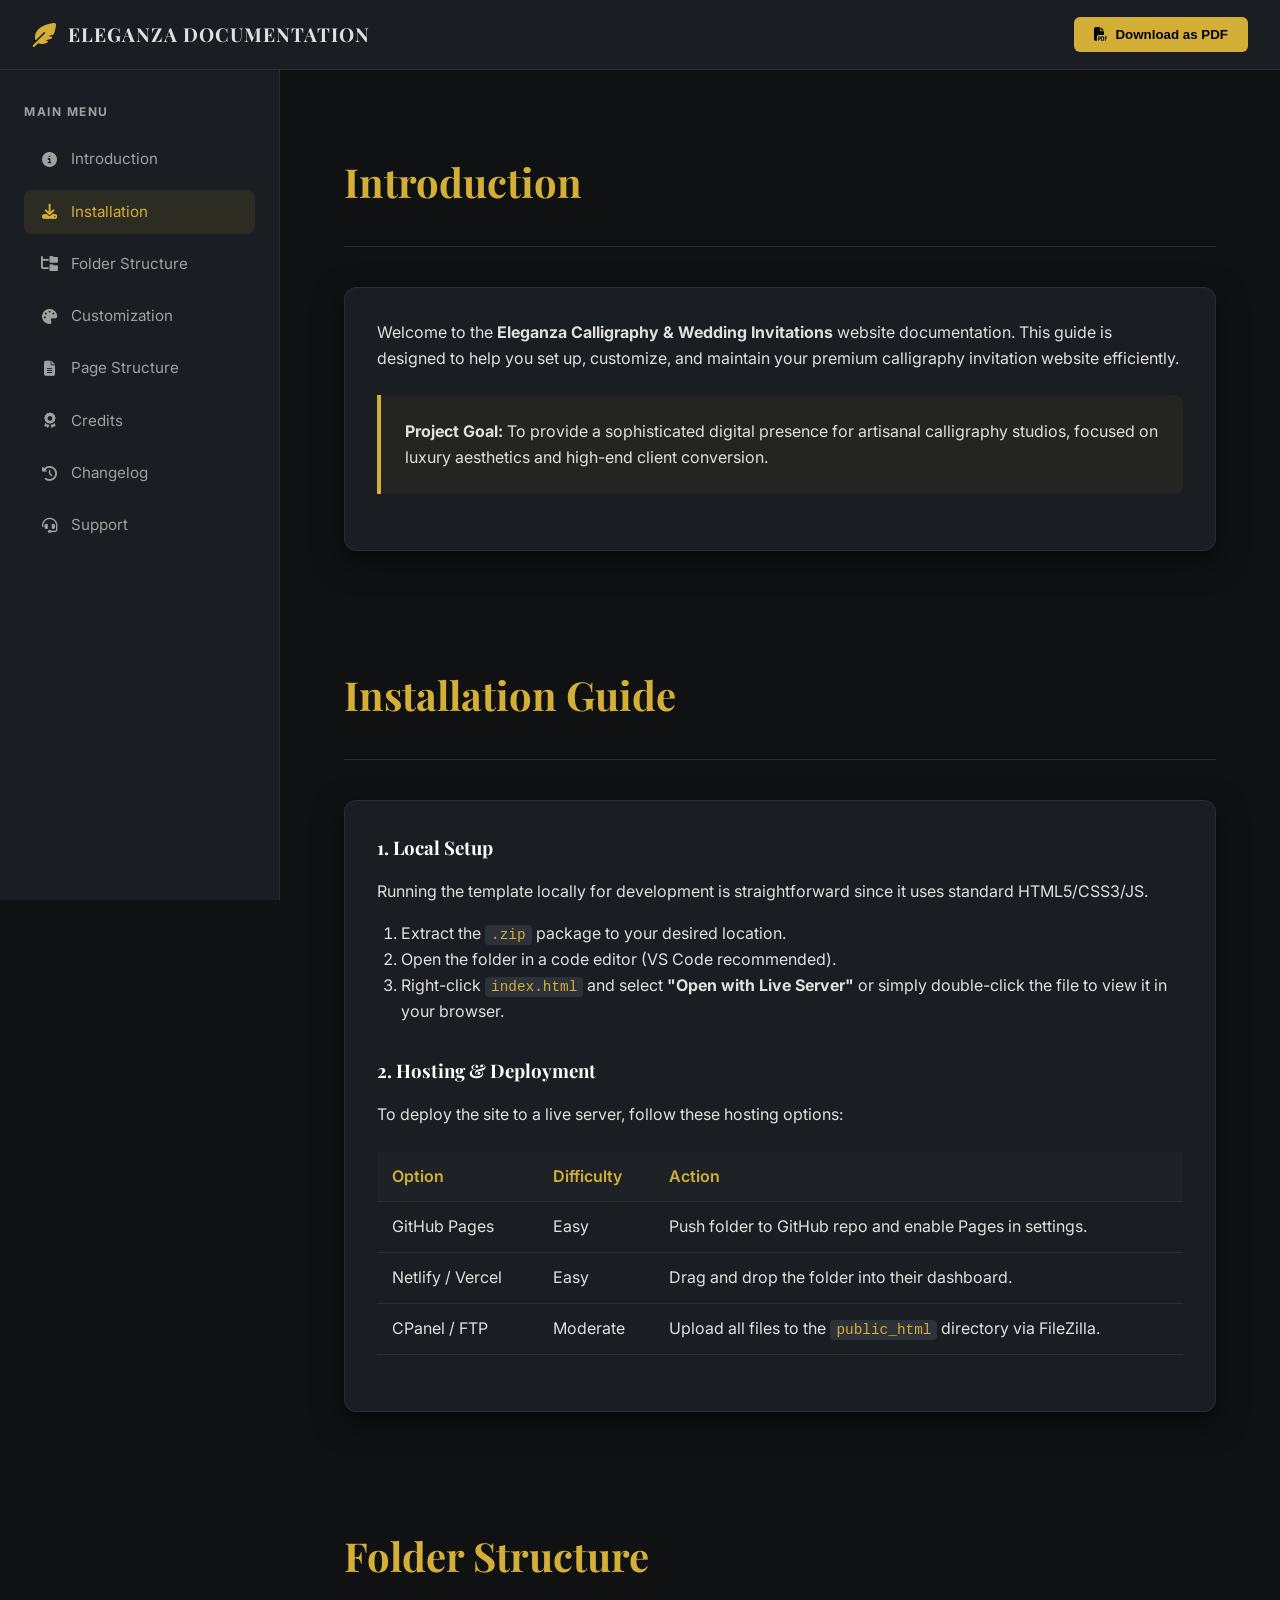
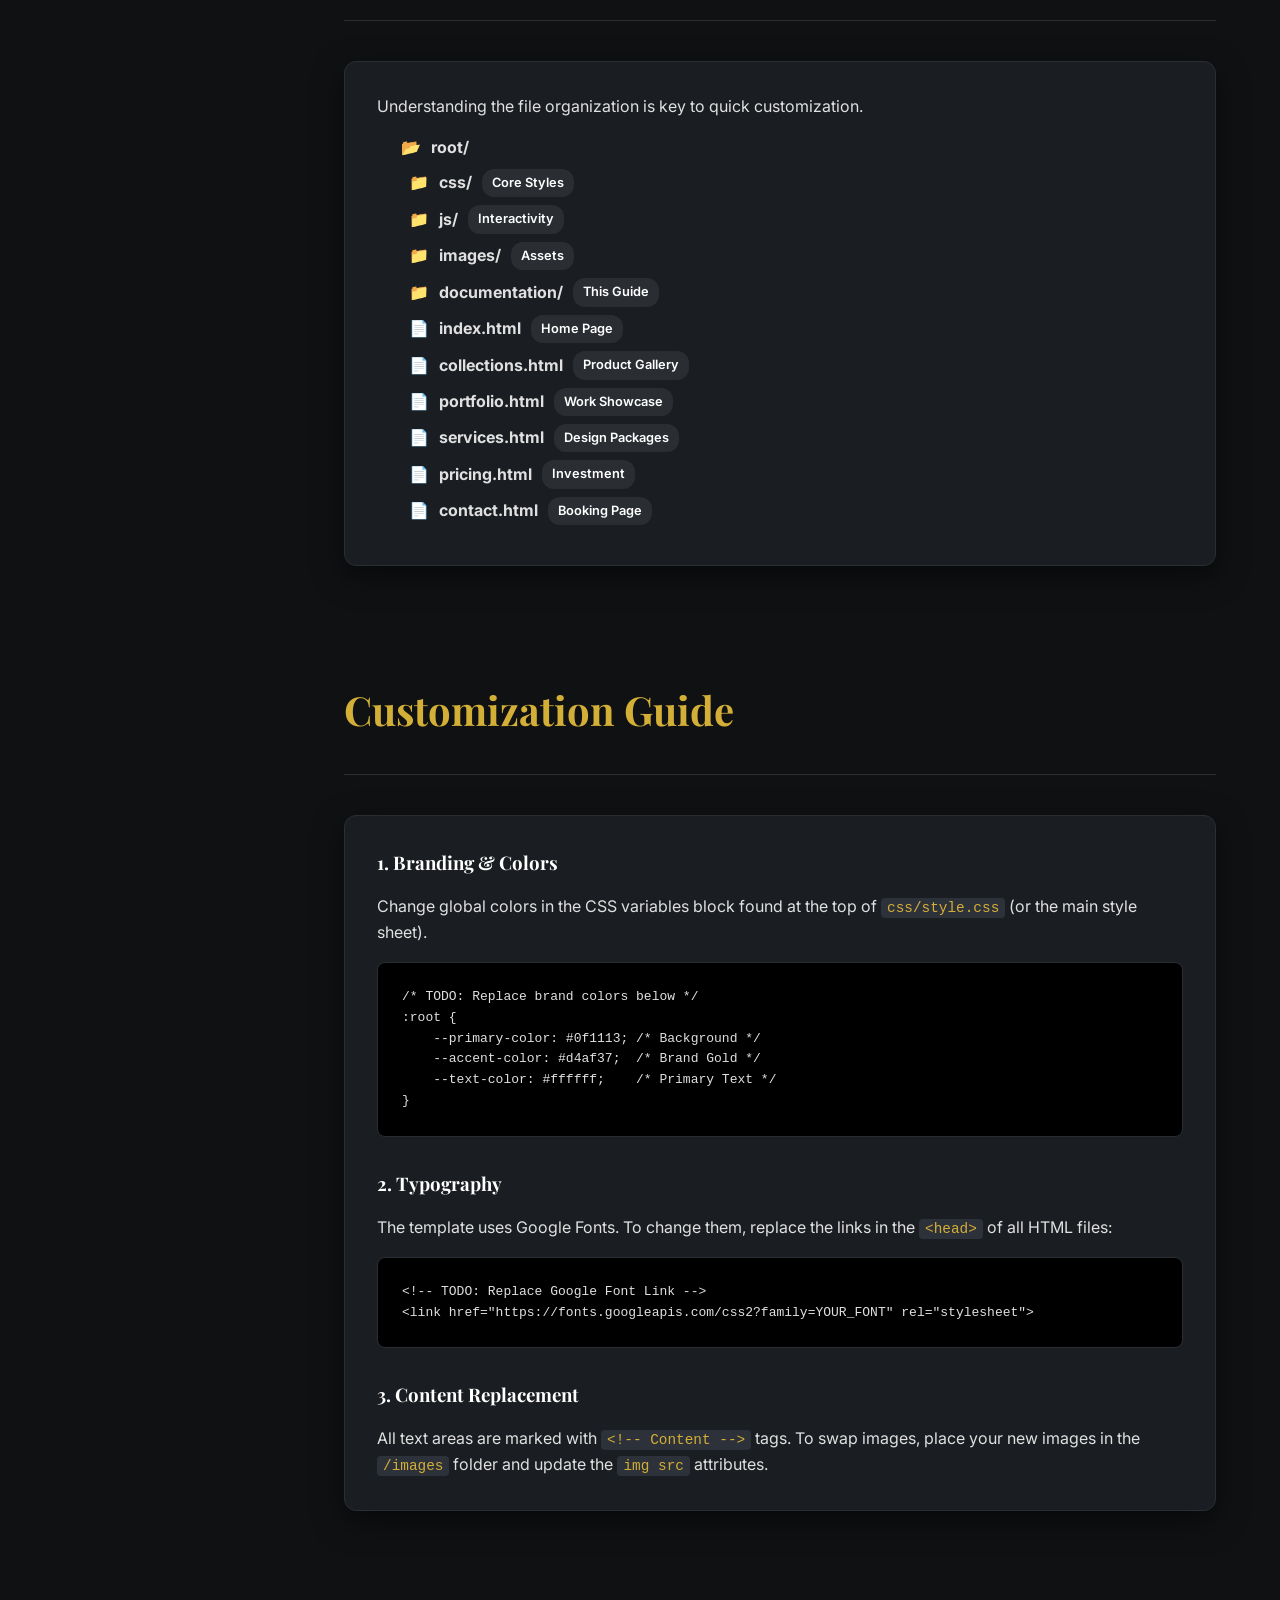
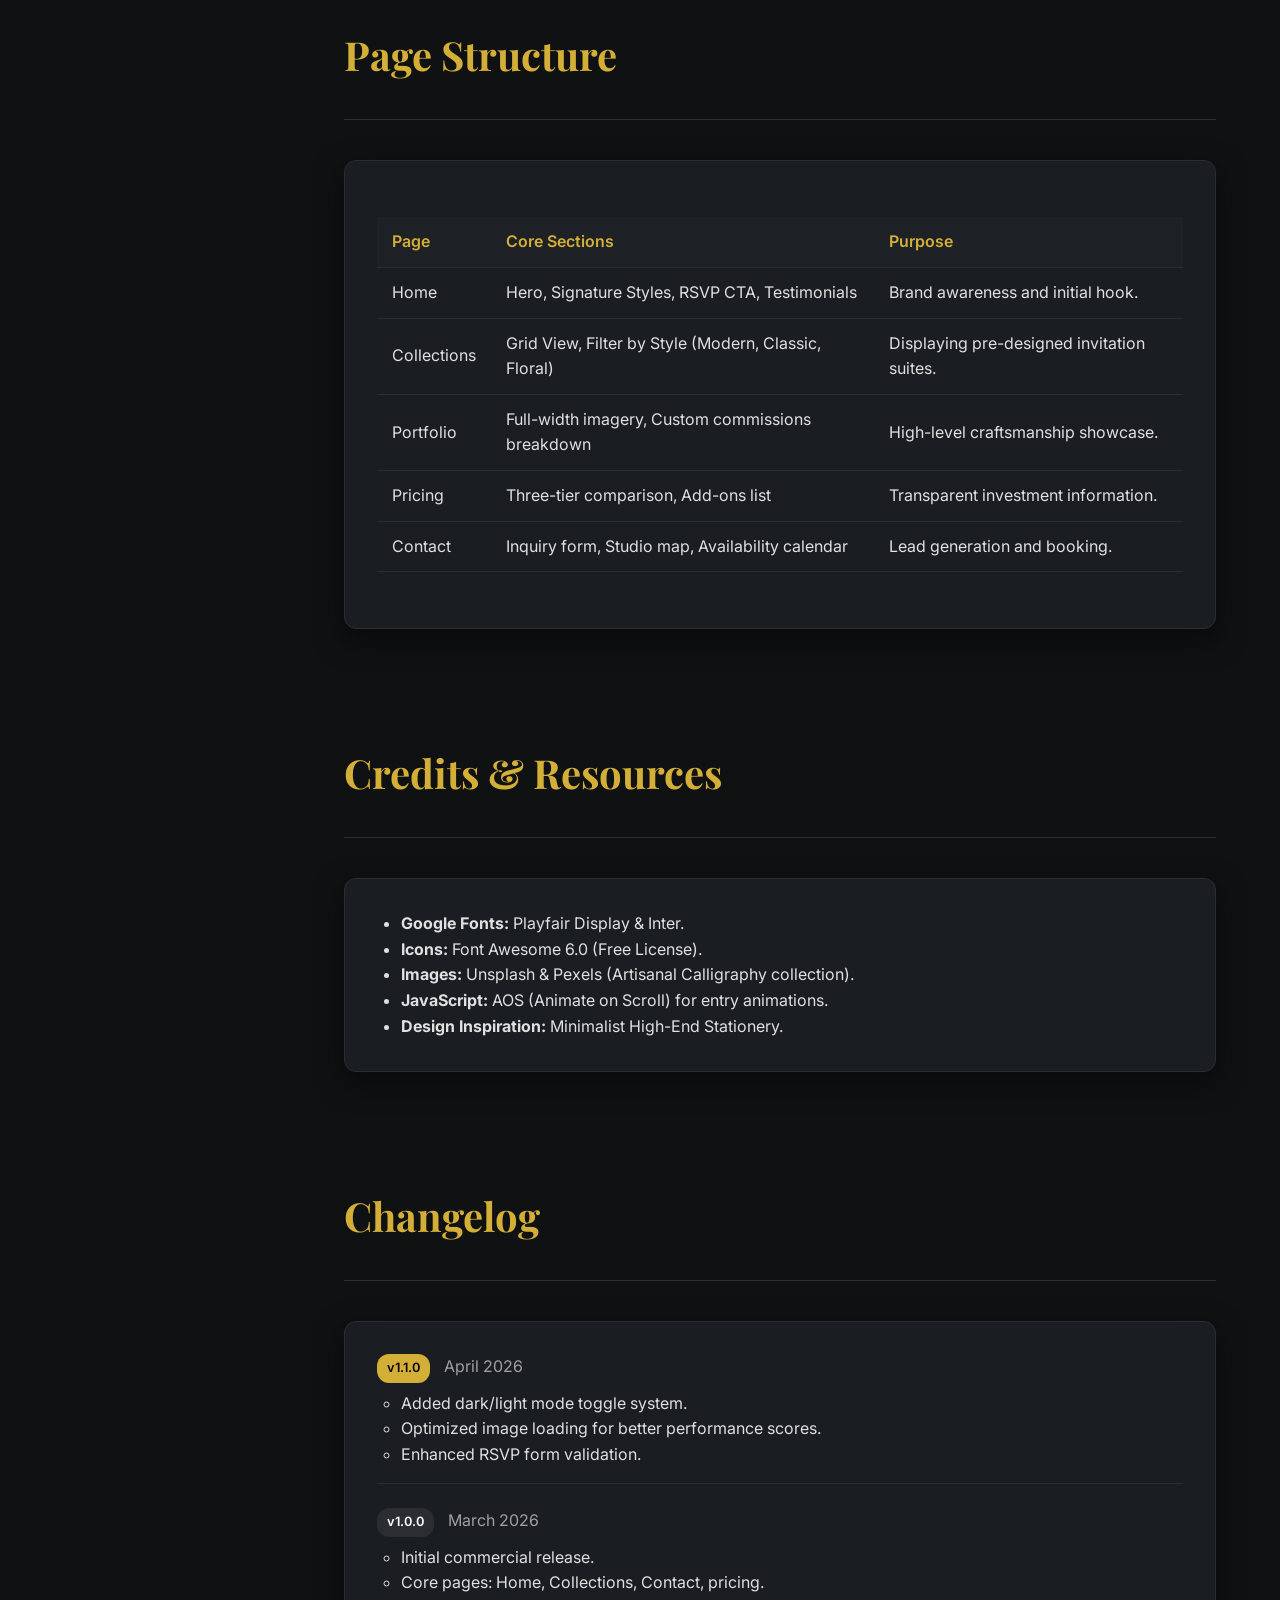
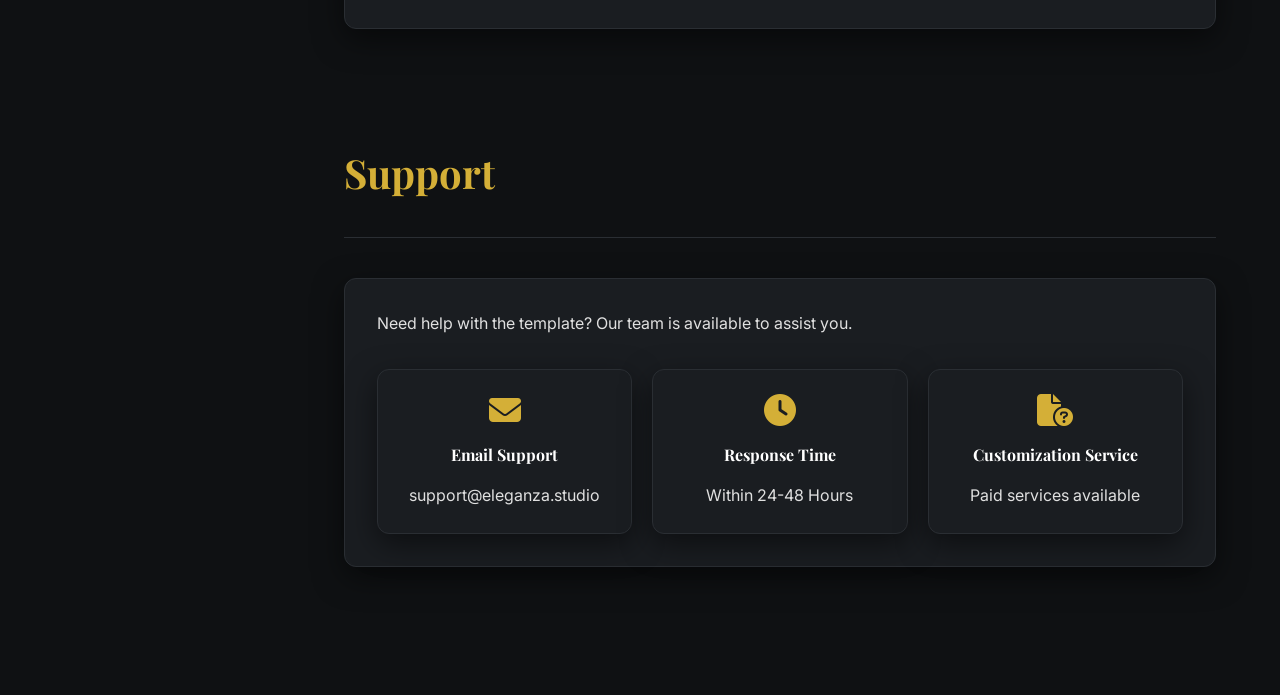
<file: documentation/index.html>
<!DOCTYPE html>
<html lang="en">
<head>
    <meta charset="UTF-8">
    <meta name="viewport" content="width=device-width, initial-scale=1.0">
    <title>Documentation | Calligraphy & Wedding Invitations Template</title>
    <!-- Google Fonts -->
    <link href="https://fonts.googleapis.com/css2?family=Inter:wght@300;400;500;600;700&family=Playfair+Display:ital,wght@0,400;0,700;1,400&display=swap" rel="stylesheet">
    <!-- Font Awesome -->
    <link rel="stylesheet" href="https://cdnjs.cloudflare.com/ajax/libs/font-awesome/6.4.0/css/all.min.css">
    
    <style>
        /* 
        ================================================================
        GLOBAL STYLES
        ================================================================
        */
        :root {
            --primary-bg: #0f1113;
            --secondary-bg: #1a1d21;
            --accent-color: #d4af37; /* Gold accent */
            --accent-hover: #b8962e;
            --text-main: #e0e0e0;
            --text-muted: #a0a0a0;
            --border-color: #2a2e33;
            --sidebar-width: 280px;
            --header-height: 70px;
            --card-shadow: 0 10px 30px rgba(0,0,0,0.5);
            --transition: all 0.3s ease;
        }

        * {
            margin: 0;
            padding: 0;
            box-sizing: border-box;
            scroll-behavior: smooth;
        }

        body {
            font-family: 'Inter', sans-serif;
            background-color: var(--primary-bg);
            color: var(--text-main);
            line-height: 1.6;
            overflow-x: hidden;
        }

        h1, h2, h3, h4 {
            font-family: 'Playfair Display', serif;
            color: #fff;
            margin-bottom: 1rem;
        }

        a {
            text-decoration: none;
            color: inherit;
            transition: var(--transition);
        }

        ul {
            list-style: none;
        }

        code {
            background: #2d3139;
            padding: 2px 6px;
            border-radius: 4px;
            font-family: 'Courier New', Courier, monospace;
            font-size: 0.9em;
            color: var(--accent-color);
        }

        pre {
            background: #000;
            padding: 1.5rem;
            border-radius: 8px;
            overflow-x: auto;
            margin: 1rem 0;
            border: 1px solid var(--border-color);
        }

        /* 
        ================================================================
        LAYOUT
        ================================================================
        */

        /* Progress Bar */
        #progress-container {
            position: fixed;
            top: 0;
            left: 0;
            width: 100%;
            height: 4px;
            background: transparent;
            z-index: 1001;
        }

        #progress-bar {
            height: 100%;
            background: var(--accent-color);
            width: 0%;
            transition: width 0.1s ease;
        }

        /* Header */
        header {
            height: var(--header-height);
            background: var(--secondary-bg);
            border-bottom: 1px solid var(--border-color);
            display: flex;
            align-items: center;
            justify-content: space-between;
            padding: 0 2rem;
            position: fixed;
            top: 0;
            left: 0;
            right: 0;
            z-index: 1000;
        }

        .logo-area {
            display: flex;
            align-items: center;
            gap: 12px;
        }

        .logo-area i {
            font-size: 1.5rem;
            color: var(--accent-color);
        }

        .logo-area span {
            font-family: 'Playfair Display', serif;
            font-weight: 700;
            font-size: 1.2rem;
            letter-spacing: 1px;
        }

        .header-actions .btn-download {
            background: var(--accent-color);
            color: #000;
            padding: 10px 20px;
            border-radius: 6px;
            font-weight: 600;
            border: none;
            cursor: pointer;
            display: flex;
            align-items: center;
            gap: 8px;
        }

        .header-actions .btn-download:hover {
            background: var(--accent-hover);
        }

        /* Main Container */
        .wrapper {
            display: flex;
            margin-top: var(--header-height);
        }

        /* Sidebar Navigation */
        aside {
            width: var(--sidebar-width);
            height: calc(100vh - var(--header-height));
            background: var(--secondary-bg);
            border-right: 1px solid var(--border-color);
            position: fixed;
            overflow-y: auto;
            padding: 2rem 1.5rem;
            transition: var(--transition);
        }

        .nav-label {
            display: block;
            text-transform: uppercase;
            font-size: 0.75rem;
            font-weight: 700;
            color: var(--text-muted);
            margin-bottom: 1rem;
            letter-spacing: 1.5px;
        }

        .nav-menu li {
            margin-bottom: 0.5rem;
        }

        .nav-menu a {
            display: flex;
            align-items: center;
            gap: 12px;
            padding: 10px 15px;
            border-radius: 8px;
            color: var(--text-muted);
            font-size: 0.95rem;
        }

        .nav-menu a i {
            width: 20px;
            text-align: center;
        }

        .nav-menu a:hover, .nav-menu a.active {
            background: rgba(212, 175, 55, 0.1);
            color: var(--accent-color);
        }

        /* Content Area */
        main {
            flex: 1;
            margin-left: var(--sidebar-width);
            padding: 3rem 4rem;
            max-width: 1200px;
        }

        section {
            padding-top: 2rem;
            margin-bottom: 5rem;
        }

        .section-header {
            margin-bottom: 2.5rem;
            border-bottom: 1px solid var(--border-color);
            padding-bottom: 1rem;
        }

        .section-header h2 {
            font-size: 2.5rem;
            color: var(--accent-color);
        }

        /* 
        ================================================================
        COMPONENTS
        ================================================================
        */

        .doc-card {
            background: var(--secondary-bg);
            padding: 2rem;
            border-radius: 12px;
            border: 1px solid var(--border-color);
            box-shadow: var(--card-shadow);
            margin-bottom: 2rem;
        }

        .info-box {
            background: rgba(212, 175, 55, 0.05);
            border-left: 4px solid var(--accent-color);
            padding: 1.5rem;
            margin: 1.5rem 0;
            border-radius: 0 8px 8px 0;
        }

        table {
            width: 100%;
            border-collapse: collapse;
            margin: 1.5rem 0;
        }

        th, td {
            text-align: left;
            padding: 12px 15px;
            border-bottom: 1px solid var(--border-color);
        }

        th {
            color: var(--accent-color);
            font-weight: 600;
            background: rgba(255,255,255,0.02);
        }

        .folder-tree {
            padding-left: 1.5rem;
        }

        .folder-item {
            display: flex;
            align-items: center;
            gap: 10px;
            margin: 8px 0;
        }

        .badge {
            display: inline-block;
            padding: 4px 10px;
            border-radius: 12px;
            font-size: 0.8rem;
            font-weight: 600;
            background: #2a2e33;
            color: #fff;
        }

        .badge-version { background: var(--accent-color); color: #000; }

        /* 
        ================================================================
        RESPONSIVE
        ================================================================
        */

        @media screen and (max-width: 1024px) {
            main { padding: 3rem 2rem; }
        }

        @media screen and (max-width: 768px) {
            aside {
                left: -100%;
                z-index: 1001;
                width: 100%;
                height: 100vh;
                top: 0;
            }
            aside.open { left: 0; }
            main { margin-left: 0; padding: 2rem 1.5rem; }
            .mobile-toggle { display: block; }
        }

        @media screen and (max-width: 480px) {
            .header-actions .btn-download span { display: none; }
            .section-header h2 { font-size: 1.8rem; }
        }

        /* 
        ================================================================
        PRINT STYLES
        ================================================================
        */
        @media print {
            aside, header, #progress-container, .mobile-toggle { display: none !important; }
            body { background: #fff; color: #000; }
            main { margin-left: 0; padding: 0; max-width: 100%; }
            .doc-card { border: 1px solid #ddd; box-shadow: none; page-break-inside: avoid; }
            h1, h2, h3, h4, th { color: #000 !important; }
            a { color: #000; border-bottom: 1px dotted #000; }
            .section-header { border-bottom: 2px solid #000; }
            pre { background: #f5f5f5; border: 1px solid #ddd; color: #333; }
            .info-box { border: 1px solid #ddd; background: #fafafa; }
        }
    </style>
</head>
<body>

    <!-- Scroll Progress Tracker -->
    <div id="progress-container">
        <div id="progress-bar"></div>
    </div>

    <!-- ================= HEADER SECTION ================= -->
    <header>
        <div class="logo-area">
            <i class="fas fa-feather-pointed"></i>
            <span>ELEGANZA DOCUMENTATION</span>
        </div>
        <div class="header-actions">
            <button class="btn-download" onclick="window.print()">
                <i class="fas fa-file-pdf"></i>
                <span>Download as PDF</span>
            </button>
        </div>
    </header>

    <div class="wrapper">
        <!-- ================= SIDEBAR NAVIGATION ================= -->
        <aside id="sidebar">
            <nav>
                <span class="nav-label">Main Menu</span>
                <ul class="nav-menu">
                    <li><a href="#introduction" class="active"><i class="fas fa-info-circle"></i> Introduction</a></li>
                    <li><a href="#installation"><i class="fas fa-download"></i> Installation</a></li>
                    <li><a href="#structure"><i class="fas fa-folder-tree"></i> Folder Structure</a></li>
                    <li><a href="#customization"><i class="fas fa-palette"></i> Customization</a></li>
                    <li><a href="#pages"><i class="fas fa-file-lines"></i> Page Structure</a></li>
                    <li><a href="#credits"><i class="fas fa-award"></i> Credits</a></li>
                    <li><a href="#changelog"><i class="fas fa-clock-rotate-left"></i> Changelog</a></li>
                    <li><a href="#support"><i class="fas fa-headset"></i> Support</a></li>
                </ul>
            </nav>
        </aside>

        <!-- ================= MAIN CONTENT ================= -->
        <main>
            
            <!-- Section: Introduction -->
            <section id="introduction">
                <div class="section-header">
                    <h2>Introduction</h2>
                </div>
                <div class="doc-card">
                    <p>Welcome to the <strong>Eleganza Calligraphy & Wedding Invitations</strong> website documentation. This guide is designed to help you set up, customize, and maintain your premium calligraphy invitation website efficiently.</p>
                    <div class="info-box">
                        <strong>Project Goal:</strong> To provide a sophisticated digital presence for artisanal calligraphy studios, focused on luxury aesthetics and high-end client conversion.
                    </div>
                </div>
            </section>

            <!-- Section: Installation Guide -->
            <section id="installation">
                <div class="section-header">
                    <h2>Installation Guide</h2>
                </div>
                <div class="doc-card">
                    <h3>1. Local Setup</h3>
                    <p>Running the template locally for development is straightforward since it uses standard HTML5/CSS3/JS.</p>
                    <ol style="margin-left: 1.5rem; margin-top: 1rem;">
                        <li>Extract the <code>.zip</code> package to your desired location.</li>
                        <li>Open the folder in a code editor (VS Code recommended).</li>
                        <li>Right-click <code>index.html</code> and select <strong>"Open with Live Server"</strong> or simply double-click the file to view it in your browser.</li>
                    </ol>

                    <h3 style="margin-top: 2rem;">2. Hosting & Deployment</h3>
                    <p>To deploy the site to a live server, follow these hosting options:</p>
                    <table>
                        <thead>
                            <tr>
                                <th>Option</th>
                                <th>Difficulty</th>
                                <th>Action</th>
                            </tr>
                        </thead>
                        <tbody>
                            <tr>
                                <td>GitHub Pages</td>
                                <td>Easy</td>
                                <td>Push folder to GitHub repo and enable Pages in settings.</td>
                            </tr>
                            <tr>
                                <td>Netlify / Vercel</td>
                                <td>Easy</td>
                                <td>Drag and drop the folder into their dashboard.</td>
                            </tr>
                            <tr>
                                <td>CPanel / FTP</td>
                                <td>Moderate</td>
                                <td>Upload all files to the <code>public_html</code> directory via FileZilla.</td>
                            </tr>
                        </tbody>
                    </table>
                </div>
            </section>

            <!-- Section: Folder Structure -->
            <section id="structure">
                <div class="section-header">
                    <h2>Folder Structure</h2>
                </div>
                <div class="doc-card">
                    <p>Understanding the file organization is key to quick customization.</p>
                    <div class="folder-tree" style="margin-top: 1rem;">
                        <div class="folder-item">📂 <strong>root/</strong></div>
                        <div class="folder-item"> &nbsp; 📁 <strong>css/</strong> <span class="badge">Core Styles</span></div>
                        <div class="folder-item"> &nbsp; 📁 <strong>js/</strong> <span class="badge">Interactivity</span></div>
                        <div class="folder-item"> &nbsp; 📁 <strong>images/</strong> <span class="badge">Assets</span></div>
                        <div class="folder-item"> &nbsp; 📁 <strong>documentation/</strong> <span class="badge">This Guide</span></div>
                        <div class="folder-item"> &nbsp; 📄 <strong>index.html</strong> <span class="badge">Home Page</span></div>
                        <div class="folder-item"> &nbsp; 📄 <strong>collections.html</strong> <span class="badge">Product Gallery</span></div>
                        <div class="folder-item"> &nbsp; 📄 <strong>portfolio.html</strong> <span class="badge">Work Showcase</span></div>
                        <div class="folder-item"> &nbsp; 📄 <strong>services.html</strong> <span class="badge">Design Packages</span></div>
                        <div class="folder-item"> &nbsp; 📄 <strong>pricing.html</strong> <span class="badge">Investment</span></div>
                        <div class="folder-item"> &nbsp; 📄 <strong>contact.html</strong> <span class="badge">Booking Page</span></div>
                    </div>
                </div>
            </section>

            <!-- Section: Customization Guide -->
            <section id="customization">
                <div class="section-header">
                    <h2>Customization Guide</h2>
                </div>
                <div class="doc-card">
                    <h3>1. Branding & Colors</h3>
                    <p>Change global colors in the CSS variables block found at the top of <code>css/style.css</code> (or the main style sheet).</p>
                    <pre>
/* TODO: Replace brand colors below */
:root {
    --primary-color: #0f1113; /* Background */
    --accent-color: #d4af37;  /* Brand Gold */
    --text-color: #ffffff;    /* Primary Text */
}</pre>

                    <h3 style="margin-top: 2rem;">2. Typography</h3>
                    <p>The template uses Google Fonts. To change them, replace the links in the <code>&lt;head&gt;</code> of all HTML files:</p>
                    <pre>
&lt;!-- TODO: Replace Google Font Link --&gt;
&lt;link href="https://fonts.googleapis.com/css2?family=YOUR_FONT" rel="stylesheet"&gt;</pre>

                    <h3 style="margin-top: 2rem;">3. Content Replacement</h3>
                    <p>All text areas are marked with <code>&lt;!-- Content --&gt;</code> tags. To swap images, place your new images in the <code>/images</code> folder and update the <code>img src</code> attributes.</p>
                </div>
            </section>

            <!-- Section: Page Structure -->
            <section id="pages">
                <div class="section-header">
                    <h2>Page Structure</h2>
                </div>
                <div class="doc-card">
                    <table>
                        <thead>
                            <tr>
                                <th>Page</th>
                                <th>Core Sections</th>
                                <th>Purpose</th>
                            </tr>
                        </thead>
                        <tbody>
                            <tr>
                                <td>Home</td>
                                <td>Hero, Signature Styles, RSVP CTA, Testimonials</td>
                                <td>Brand awareness and initial hook.</td>
                            </tr>
                            <tr>
                                <td>Collections</td>
                                <td>Grid View, Filter by Style (Modern, Classic, Floral)</td>
                                <td>Displaying pre-designed invitation suites.</td>
                            </tr>
                            <tr>
                                <td>Portfolio</td>
                                <td>Full-width imagery, Custom commissions breakdown</td>
                                <td>High-level craftsmanship showcase.</td>
                            </tr>
                            <tr>
                                <td>Pricing</td>
                                <td>Three-tier comparison, Add-ons list</td>
                                <td>Transparent investment information.</td>
                            </tr>
                            <tr>
                                <td>Contact</td>
                                <td>Inquiry form, Studio map, Availability calendar</td>
                                <td>Lead generation and booking.</td>
                            </tr>
                        </tbody>
                    </table>
                </div>
            </section>

            <!-- Section: Credits -->
            <section id="credits">
                <div class="section-header">
                    <h2>Credits & Resources</h2>
                </div>
                <div class="doc-card">
                    <ul style="list-style: disc; margin-left: 1.5rem;">
                        <li><strong>Google Fonts:</strong> Playfair Display & Inter.</li>
                        <li><strong>Icons:</strong> Font Awesome 6.0 (Free License).</li>
                        <li><strong>Images:</strong> Unsplash & Pexels (Artisanal Calligraphy collection).</li>
                        <li><strong>JavaScript:</strong> AOS (Animate on Scroll) for entry animations.</li>
                        <li><strong>Design Inspiration:</strong> Minimalist High-End Stationery.</li>
                    </ul>
                </div>
            </section>

            <!-- Section: Changelog -->
            <section id="changelog">
                <div class="section-header">
                    <h2>Changelog</h2>
                </div>
                <div class="doc-card">
                    <div style="margin-bottom: 1.5rem; padding-bottom: 1rem; border-bottom: 1px solid var(--border-color);">
                        <span class="badge badge-version">v1.1.0</span> <span style="margin-left: 10px; color: var(--text-muted);">April 2026</span>
                        <ul style="margin-top: 0.5rem; margin-left: 1.5rem; list-style: circle;">
                            <li>Added dark/light mode toggle system.</li>
                            <li>Optimized image loading for better performance scores.</li>
                            <li>Enhanced RSVP form validation.</li>
                        </ul>
                    </div>
                    <div>
                        <span class="badge">v1.0.0</span> <span style="margin-left: 10px; color: var(--text-muted);">March 2026</span>
                        <ul style="margin-top: 0.5rem; margin-left: 1.5rem; list-style: circle;">
                            <li>Initial commercial release.</li>
                            <li>Core pages: Home, Collections, Contact, pricing.</li>
                        </ul>
                    </div>
                </div>
            </section>

            <!-- Section: Support -->
            <section id="support">
                <div class="section-header">
                    <h2>Support</h2>
                </div>
                <div class="doc-card">
                    <p>Need help with the template? Our team is available to assist you.</p>
                    <div style="display: grid; grid-template-columns: repeat(auto-fit, minmax(200px, 1fr)); gap: 20px; margin-top: 2rem;">
                        <div class="doc-card" style="margin-bottom: 0; padding: 1.5rem; text-align: center;">
                            <i class="fas fa-envelope" style="font-size: 2rem; color: var(--accent-color); margin-bottom: 1rem;"></i>
                            <h4>Email Support</h4>
                            <p>support@eleganza.studio</p>
                        </div>
                        <div class="doc-card" style="margin-bottom: 0; padding: 1.5rem; text-align: center;">
                            <i class="fas fa-clock" style="font-size: 2rem; color: var(--accent-color); margin-bottom: 1rem;"></i>
                            <h4>Response Time</h4>
                            <p>Within 24-48 Hours</p>
                        </div>
                        <div class="doc-card" style="margin-bottom: 0; padding: 1.5rem; text-align: center;">
                            <i class="fas fa-file-circle-question" style="font-size: 2rem; color: var(--accent-color); margin-bottom: 1rem;"></i>
                            <h4>Customization Service</h4>
                            <p>Paid services available</p>
                        </div>
                    </div>
                </div>
            </section>

        </main>
    </div>

    <!-- ================= JAVASCRIPT SECTION ================= -->
    <script>
        /**
         * Progress Bar Logic
         * Updates the width of the top progress bar based on scroll position
         */
        window.addEventListener('scroll', () => {
            const winScroll = document.body.scrollTop || document.documentElement.scrollTop;
            const height = document.documentElement.scrollHeight - document.documentElement.clientHeight;
            const scrolled = (winScroll / height) * 100;
            document.getElementById('progress-bar').style.width = scrolled + '%';
        });

        /**
         * Sidebar Active State Observer
         * Highlights the current section in the sidebar while scrolling
         */
        const sections = document.querySelectorAll('section');
        const navLinks = document.querySelectorAll('.nav-menu a');

        const observerOptions = {
            root: null,
            rootMargin: '0px',
            threshold: 0.3
        };

        const observer = new IntersectionObserver((entries) => {
            entries.forEach(entry => {
                if (entry.isIntersecting) {
                    navLinks.forEach(link => {
                        link.classList.remove('active');
                        if (link.getAttribute('href').substring(1) === entry.target.id) {
                            link.classList.add('active');
                        }
                    });
                }
            });
        }, observerOptions);

        sections.forEach(section => observer.observe(section));

        /**
         * Smooth Scroll for Sidebar Links
         */
        navLinks.forEach(link => {
            link.addEventListener('click', (e) => {
                // For mobile, close sidebar on click (optional implementation)
                // document.getElementById('sidebar').classList.remove('open');
            });
        });
        
        // Final sanity check for print
        window.onbeforeprint = function() {
            console.log("Preparing documentation for print...");
        };
    </script>
</body>
</html>
</file>
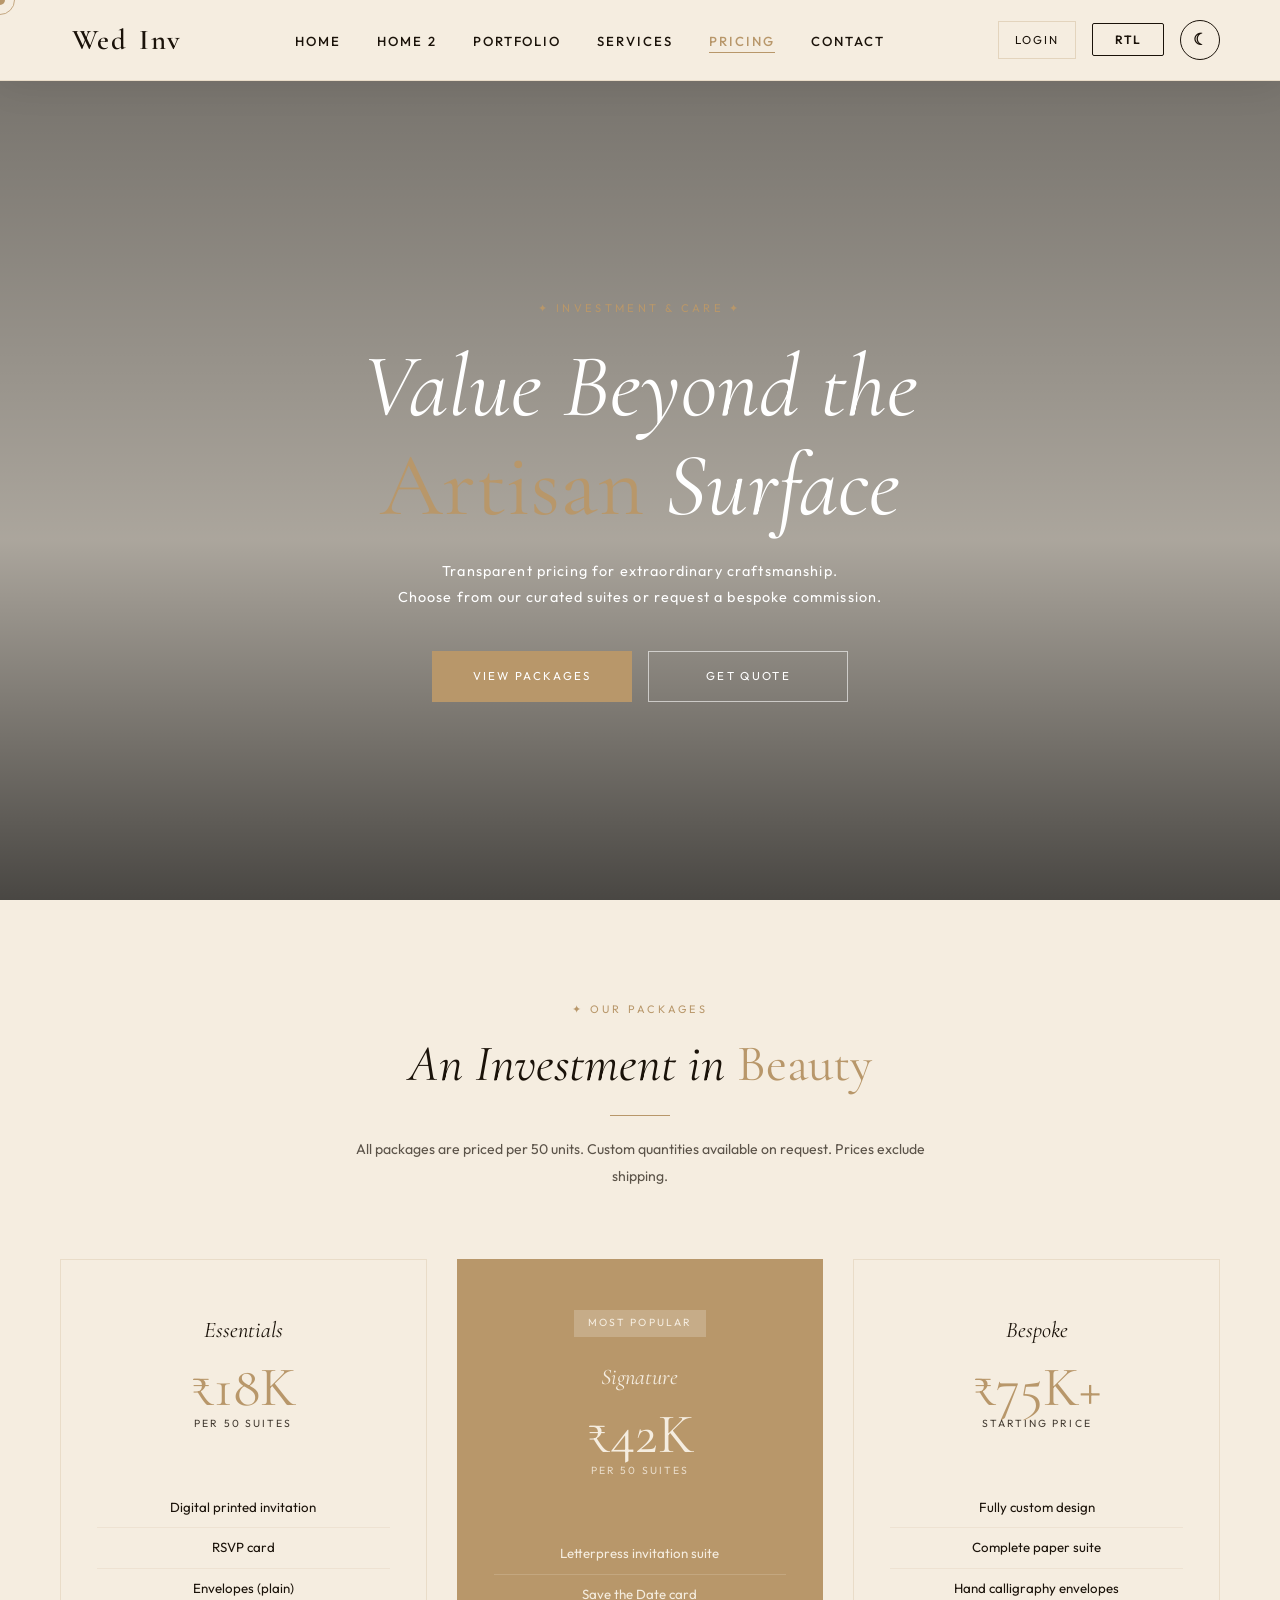
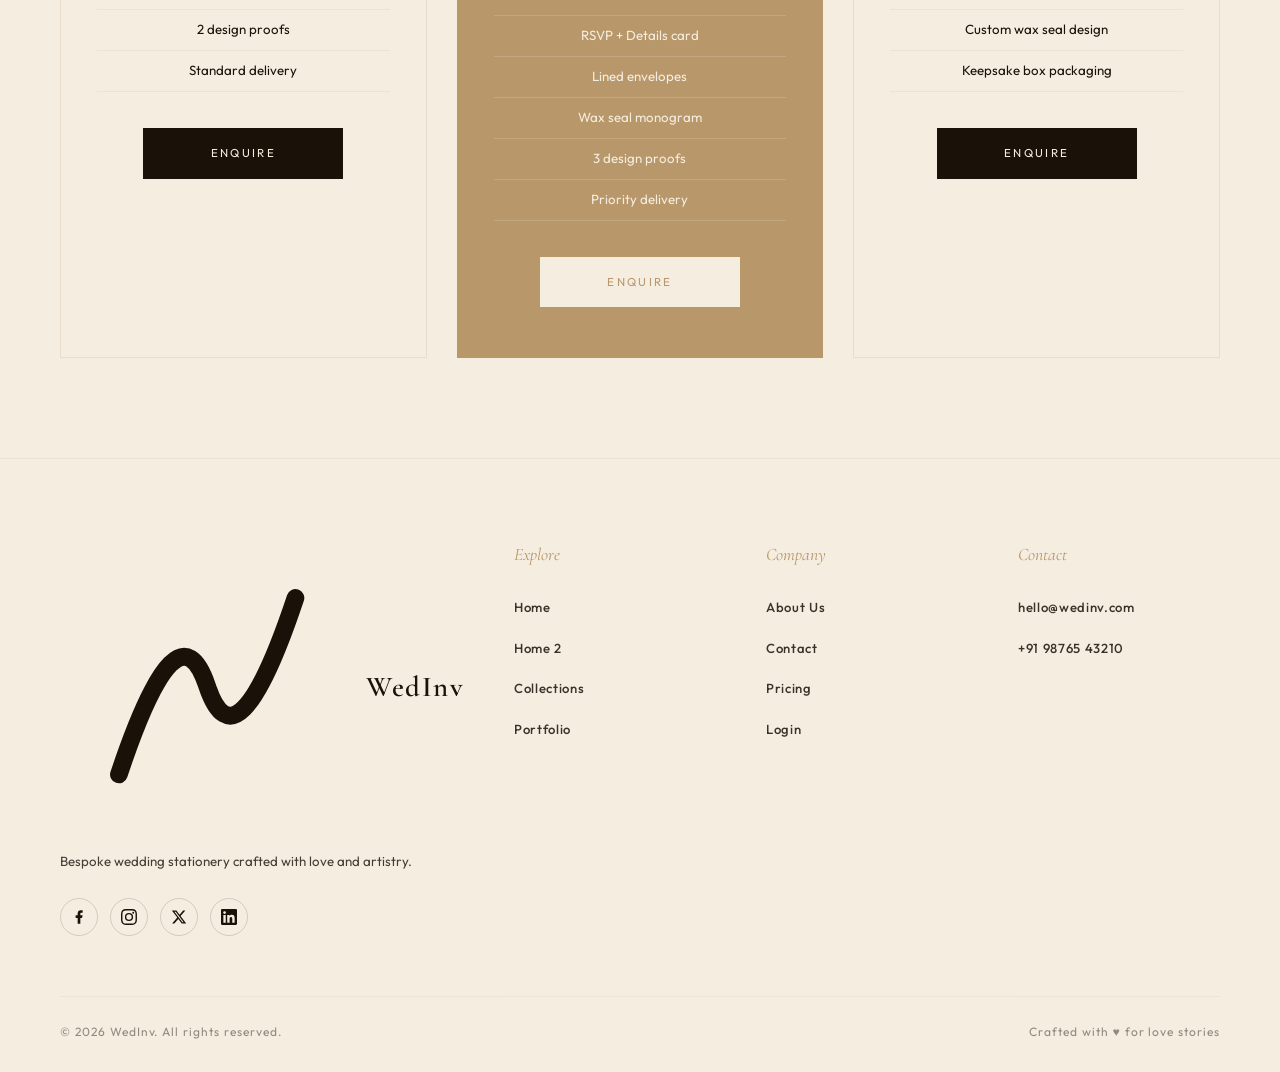
<file: pricing.html>
<!DOCTYPE html>
<html lang="en" data-theme="light" dir="ltr">

<head>
  <meta charset="UTF-8">
  <meta name="viewport" content="width=device-width,initial-scale=1">
  <title>Pricing — WedINv</title>
  <link rel="stylesheet" href="css/style.css">
  <link rel="icon" href="data:image/svg+xml,<svg xmlns='http://www.w3.org/2000/svg' viewBox='0 0 100 100'><rect width='100' height='100' rx='20' fill='%231a1209'/><path d='M20 80 Q 40 20 50 50 Q 60 80 80 20' stroke='%23b8976a' stroke-width='8' fill='none' stroke-linecap='round' stroke-linejoin='round'/></svg>">
</head>

<body>
  
  <div class="cursor"></div>
  <div class="cursor-follower"></div>
  <nav class="navbar">
        <a href="index.html" class="logo">
      <svg viewBox="0 0 100 100" class="logo-svg" fill="none" stroke="currentColor" stroke-width="6" stroke-linecap="round" stroke-linejoin="round" xmlns="http://www.w3.org/2000/svg">
        <path d="M20 80 Q 40 20 50 50 Q 60 80 80 20" />
      </svg>
            Wed<span>Inv</span>
    </a>
    <ul class="nav-links">
      <li><a href="index.html">Home</a></li>
      <li><a href="collections.html">Home 2</a></li>
      <li><a href="portfolio.html">Portfolio</a></li>
      <li><a href="services.html">Services</a></li>
      <li><a href="pricing.html">Pricing</a></li>
      <li><a href="contact.html">Contact</a></li>
    </ul>
    <div class="nav-controls">
      <a href="login.html" class="nav-login">Login</a>
      <button class="btn-rtl">RTL</button>
      <button class="btn-theme"><span class="theme-icon">☾</span></button>
      <button class="hamburger"><span></span><span></span><span></span></button>
    </div>
  </nav>
  <div class="mobile-menu">
    <a href="index.html">Home</a>
    <a href="home2.html">Home 2</a>
    <a href="collections.html">Collections</a>
    <a href="portfolio.html">Portfolio</a>
    <a href="services.html">Services</a>
    <a href="pricing.html">Pricing</a>
    <a href="contact.html">Contact</a>
    <div class="mobile-controls">
      <div class="mobile-btns-row">
        <button class="btn-rtl">RTL</button>
        <button class="btn-theme"><span class="theme-icon">☾</span></button>
      </div>
      <a href="login.html" class="nav-login">Login</a>
    </div>
  </div>

  <section class="hero" style="background-image:url('https://images.unsplash.com/photo-1523438885200-e635ba2c371e?w=1600&q=80')">
    <div class="hero-overlay"></div>
    <div class="hero-content">
      <span class="hero-eyebrow">✦ Investment & Care ✦</span>
      <h1>Value Beyond the<br><em>Artisan</em> Surface</h1>
      <p>Transparent pricing for extraordinary craftsmanship.<br>Choose from our curated suites or request a bespoke commission.</p>
      <div class="hero-btns">
        <a href="#packages" class="btn-primary">View Packages</a>
        <a href="contact.html" class="btn-outline">Get Quote</a>
      </div>
    </div>
    
  </section>

  <section>
    <div class="section-header reveal">
      <span class="section-tag">✦ Our Packages</span>
      <h2 class="section-title">An Investment in <em>Beauty</em></h2>
      <div class="section-divider"></div>
      <p style="max-width:580px;margin:20px auto 0;font-size:0.88rem;opacity:0.7;text-align:center;line-height:1.9">All
        packages are priced per 50 units. Custom quantities available on request. Prices exclude shipping.</p>
    </div>
    <div class="grid-3">
      <div class="price-card reveal delay-1">
        <span class="price-name">Essentials</span>
        <div class="price-tag">₹18K</div>
        <span class="price-label">Per 50 Suites</span>
        <ul class="price-features">
          <li>Digital printed invitation</li>
          <li>RSVP card</li>
          <li>Envelopes (plain)</li>
          <li>2 design proofs</li>
          <li>Standard delivery</li>
        </ul>
        <a href="contact.html" class="btn-dark">Enquire</a>
      </div>
      <div class="price-card featured reveal delay-2">
        <span
          style="font-size:0.65rem;letter-spacing:0.2em;text-transform:uppercase;background:rgba(255,255,255,0.2);padding:4px 14px;margin-bottom:20px;display:inline-block">Most
          Popular</span>
        <span class="price-name">Signature</span>
        <div class="price-tag">₹42K</div>
        <span class="price-label">Per 50 Suites</span>
        <ul class="price-features">
          <li>Letterpress invitation suite</li>
          <li>Save the Date card</li>
          <li>RSVP + Details card</li>
          <li>Lined envelopes</li>
          <li>Wax seal monogram</li>
          <li>3 design proofs</li>
          <li>Priority delivery</li>
        </ul>
                <a href="contact.html" class="btn-dark">Enquire</a>

      </div>
      <div class="price-card reveal delay-3">
        <span class="price-name">Bespoke</span>
        <div class="price-tag">₹75K+</div>
        <span class="price-label">Starting Price</span>
        <ul class="price-features">
          <li>Fully custom design</li>
          <li>Complete paper suite</li>
          <li>Hand calligraphy envelopes</li>
          <li>Custom wax seal design</li>
          <li>Keepsake box packaging</li>
       
        </ul>
        <a href="contact.html" class="btn-dark">Enquire</a>
      </div>
    </div>
  </section>

  <!-- ADD-ONS -->
  

  <!-- REMOVED CTA UNWANTED SECTION -->

  <footer>
    <div class="footer-grid">
            <div class="footer-brand">
        <a href="index.html" class="logo">
          <svg viewBox="0 0 100 100" class="logo-svg" fill="none" stroke="currentColor" stroke-width="6" stroke-linecap="round" stroke-linejoin="round" xmlns="http://www.w3.org/2000/svg">
            <path d="M20 80 Q 40 20 50 50 Q 60 80 80 20" />
          </svg>
          WedInv</span>
        </a>
        <p>Bespoke wedding stationery crafted with love and artistry.</p>
        <div class="footer-social">
          <a href="#" class="social-icon fb" title="Facebook">
            <svg viewBox="0 0 24 24" fill="currentColor">
              <path
                d="M14 13.5h2.5l1-4H14v-2c0-1.03 0-2 2-2h1.5V2.14c-.326-.043-1.557-.14-2.857-.14C11.928 2 10 3.657 10 6.7v2.8H7v4h3V22h4v-8.5z" />
            </svg>
          </a>
          <a href="#" class="social-icon ig" title="Instagram">
            <svg viewBox="0 0 24 24" fill="currentColor">
              <path
                d="M12 2.163c3.204 0 3.584.012 4.85.07 1.366.062 2.633.334 3.608 1.31.975.975 1.247 2.242 1.31 3.608.058 1.266.07 1.646.07 4.85s-.012 3.584-.07 4.85c-.062 1.366-.334 2.633-1.31 3.608-.975.975-2.242 1.247-3.608 1.31-1.266.058-1.646.07-4.85.07s-3.584-.012-4.85-.07c-1.366-.062-2.633-.334-3.608-1.31-.975-.975-1.247-2.242-1.31-3.608-.058-1.266-.07-1.646-.07-4.85s.012-3.584.07-4.85c.062-1.366.334-2.633 1.31-3.608.975-.975 2.242-1.247 3.608-1.31 1.266-.058 1.646-.07 4.85-.07zM12 0C8.741 0 8.333.014 7.053.072 2.695.272.273 2.69.073 7.052.014 8.333 0 8.741 0 12s.014 3.667.072 4.947c.2 4.352 2.612 6.765 6.965 6.965 1.28.058 1.688.072 4.947.072s3.667-.014 4.947-.072c4.352-.2 6.765-2.612 6.965-6.965.058-1.28.072-1.688.072-4.947s-.014-3.667-.072-4.947c-.2-4.354-2.612-6.768-6.965-6.965C15.667.014 15.259 0 12 0zm0 5.838a6.162 6.162 0 100 12.324 6.162 6.162 0 000-12.324zM12 16a4 4 0 110-8 4 4 0 010 8zm6.406-11.845a1.44 1.44 0 100 2.881 1.44 1.44 0 000-2.881z" />
            </svg>
          </a>
          <a href="#" class="social-icon tw" title="Twitter/X">
            <svg viewBox="0 0 24 24" fill="currentColor">
              <path
                d="M18.244 2.25h3.308l-7.227 8.26 8.502 11.24H16.17l-5.214-6.817L4.99 21.75H1.68l7.73-8.835L1.254 2.25H8.08l4.713 6.231zm-1.161 17.52h1.833L7.084 4.126H5.117z" />
            </svg>
          </a>
          <a href="#" class="social-icon li" title="LinkedIn">
            <svg viewBox="0 0 24 24" fill="currentColor">
              <path
                d="M20.447 20.452h-3.554v-5.569c0-1.328-.027-3.037-1.852-3.037-1.853 0-2.136 1.445-2.136 2.939v5.667H9.351V9h3.414v1.561h.046c.477-.9 1.637-1.85 3.37-1.85 3.601 0 4.267 2.37 4.267 5.455v6.286zM5.337 7.433a2.062 2.062 0 11.002-4.125 2.062 2.062 0 01-.002 4.125zm1.782 13.019H3.555V9h3.564v11.452zM22.225 0H1.771C.792 0 0 .774 0 1.729v20.542C0 23.227.792 24 1.771 24h20.451C23.2 24 24 23.227 24 22.271V1.729C24 .774 23.2 0 22.222 0h.003z" />
            </svg>
          </a>
        </div>
      </div>
      <div class="footer-col">
        <h4>Explore</h4>
        <ul>
          <li><a href="index.html">Home</a></li>
          <li><a href="home2.html">Home 2</a></li>
          <li><a href="collections.html">Collections</a></li>
          <li><a href="portfolio.html">Portfolio</a></li>
        </ul>
      </div>
      <div class="footer-col">
        <h4>Company</h4>
        <ul>
          <li><a href="about.html">About Us</a></li>
          <li><a href="contact.html">Contact</a></li>
          <li><a href="pricing.html">Pricing</a></li>
          <li><a href="login.html">Login</a></li>
        </ul>
      </div>
      <div class="footer-col">
        <h4>Contact</h4>
        <ul>
          <li><a href="#">hello@wedinv.com</a></li>
          <li><a href="#">+91 98765 43210</a></li>
        </ul>
      </div>
    </div>
    <div class="footer-bottom"><span>© 2026 WedInv. All rights reserved.</span><span>Crafted with ♥ for love
        stories</span></div>
  </footer>

  <button id="moveToTop" class="move-to-top" title="Go to top">↑</button>
  <script src="js/main.js"></script>
</body>

</html>
</file>
<file: css/style.css>
@import url('https://fonts.googleapis.com/css2?family=Cormorant+Garamond:ital,wght@0,300;0,400;0,500;0,600;1,300;1,400&family=Outfit:wght@300;400;500;600&display=swap');

:root {
  --primary: #1a1209;
  --secondary: #f5ede0;
  --accent: #b8976a;
  --white: #ffffff;
  --black: #000000;
  --primary-rgb: 26, 18, 9;
  --accent-rgb: 184, 151, 106;
  --font-display: 'Cormorant Garamond', serif;
  --font-body: 'Outfit', sans-serif;
  --transition: all 0.4s cubic-bezier(0.4, 0, 0.2, 1);
}

[data-theme="dark"] {
  --primary: #f5ede0;
  --secondary: #1a1209;
  --accent: #d4b483;
}

*,
*::before,
*::after {
  box-sizing: border-box;
  margin: 0;
  padding: 0;
}

html {
  scroll-behavior: smooth;
  direction: ltr;
}

html[dir="rtl"] {
  direction: rtl;
}

body {
  font-family: var(--font-body);
  background: var(--secondary);
  color: var(--primary);
  font-size: 17px;
  font-weight: 400;
  line-height: 1.8;
  overflow-x: hidden;
  transition: background 0.4s, color 0.4s;
}

/* ── SCROLLBAR ── */
::-webkit-scrollbar {
  width: 5px;
}

::-webkit-scrollbar-track {
  background: var(--secondary);
}

::-webkit-scrollbar-thumb {
  background: var(--accent);
  border-radius: 10px;
}

/* ── CURSOR ── */
.cursor {
  width: 10px;
  height: 10px;
  background: var(--accent);
  border-radius: 50%;
  position: fixed;
  pointer-events: none;
  z-index: 9999;
  transform: translate(-50%, -50%);
  transition: width 0.2s, height 0.2s, opacity 0.2s;
}

.cursor-follower {
  width: 30px;
  height: 30px;
  border: 1px solid var(--accent);
  border-radius: 50%;
  position: fixed;
  pointer-events: none;
  z-index: 9998;
  transform: translate(-50%, -50%);
  transition: all 0.15s ease-out;
  opacity: 0.8;
}

/* ── NAVBAR ── */
.navbar {
  position: fixed;
  top: 0;
  left: 0;
  right: 0;
  z-index: 1000;
  padding: 14px 60px; /* Standardize header padding */
  display: flex;
  align-items: center;
  justify-content: space-between;
  transition: var(--transition);
  background: var(--secondary); /* Always non-transparent */
  border-bottom: 1px solid rgba(var(--accent-rgb), 0.2);
  box-shadow: 0 2px 40px rgba(var(--primary-rgb), 0.08);
}

.navbar.scrolled {
  background: var(--secondary);
  padding: 14px 60px;
  box-shadow: 0 2px 40px rgba(var(--primary-rgb), 0.08);
  border-bottom: 1px solid rgba(var(--accent-rgb), 0.2);
}

[data-theme="dark"] .navbar.scrolled {
  background: var(--secondary);
}

/* Standardized logo style to match footer */
.logo {
  font-family: var(--font-display);
  font-size: 1.8rem;
  font-weight: 600;
  color: var(--primary) !important;
  text-decoration: none;
  letter-spacing: 0.05em;
  display: flex;
  align-items: center;
  gap: 12px;
}

.logo-img {
  height: 42px;
  width: auto;
  transition: transform 0.4s ease;
  filter: drop-shadow(0 2px 4px rgba(0,0,0,0.1));
}

.logo:hover .logo-img {
  transform: scale(1.1) rotate(-5deg);
}

.logo span {
  color: inherit !important;
}

.nav-links {
  display: flex;
  align-items: center;
  gap: 36px;
  list-style: none;
}

.nav-links a {
  font-family: var(--font-body);
  font-size: 0.82rem; /* slightly increased from 0.78 */
  font-weight: 500; /* increased from 400 */
  letter-spacing: 0.15em;
  text-transform: uppercase;
  color: var(--primary);
  text-decoration: none;
  position: relative;
  padding-bottom: 4px;
  transition: color 0.3s;
}

.nav-links a.active,
.mobile-menu a.active {
  color: var(--accent);
}

.nav-links a.active::after,
.mobile-menu a.active::after {
  width: 100%;
}

.nav-links a:hover {
  color: var(--accent);
}

.nav-links a:hover,
.mobile-menu a.active {
  color: var(--accent);
}

.nav-links a::after {
  content: '';
  position: absolute;
  bottom: 0;
  left: 0;
  width: 0;
  height: 1px;
  background: var(--accent);
  transition: width 0.35s ease;
}

.nav-links a:hover {
  color: var(--accent);
}

.nav-links a:hover::after {
  width: 100%;
}

.nav-controls {
  display: flex;
  align-items: center;
  gap: 16px;
}

.nav-login {
  font-family: var(--font-body);
  font-size: 0.72rem;
  letter-spacing: 0.18em;
  text-transform: uppercase;
  color: var(--primary);
  text-decoration: none;
  padding: 8px 16px;
  border: 1px solid rgba(var(--accent-rgb), 0.3);
  transition: var(--transition);
}

.nav-login:hover {
  background: var(--accent);
  color: #ffffff !important;
  border-color: var(--accent);
}

.btn-theme {
  background: none;
  border: 1.5px solid var(--primary); /* increased border thickness */
  width: 40px; /* slightly larger */
  height: 40px;
  border-radius: 50%;
  display: flex;
  align-items: center;
  justify-content: center;
  cursor: pointer;
  color: var(--primary);
  transition: var(--transition);
  font-size: 1rem; /* slightly larger */
  font-weight: 600;
}

.btn-theme:hover {
  background: var(--accent);
  color: var(--secondary);
  border-color: var(--accent);
}

.btn-rtl {
  display: inline-flex;
  align-items: center;
  justify-content: center;
  text-align: center;
  background: none;
  border: 1.5px solid var(--primary); /* increased border thickness */
  padding: 8px 22px; /* larger padding */
  border-radius: 2px;
  font-size: 0.75rem; /* slightly larger */
  font-weight: 600;
  letter-spacing: 0.1em;
  text-transform: uppercase;
  cursor: pointer;
  color: var(--primary);
  font-family: var(--font-body);
  transition: var(--transition);
}

.btn-rtl:hover {
  background: var(--accent);
  color: var(--secondary);
  border-color: var(--accent);
}

.hamburger {
  display: none;
  flex-direction: column;
  gap: 5px;
  cursor: pointer;
  background: none;
  border: none;
  padding: 4px;
}

.hamburger span {
  width: 24px;
  height: 1.5px;
  background: var(--primary);
  display: block;
  transition: var(--transition);
}

.hamburger.active span:nth-child(1) {
  transform: translateY(6.5px) rotate(45deg);
}

.hamburger.active span:nth-child(2) {
  opacity: 0;
}

.hamburger.active span:nth-child(3) {
  transform: translateY(-6.5px) rotate(-45deg);
}

.mobile-menu {
  display: none;
  position: fixed;
  top: 0;
  left: 0;
  right: 0;
  bottom: 0;
  background: var(--secondary);
  z-index: 999;
  flex-direction: column;
  align-items: center;
  justify-content: flex-start;
  padding-top: 120px;
  gap: 24px;
  opacity: 0;
  pointer-events: none;
  transition: opacity 0.4s;
  overflow-y: auto;
}

.mobile-menu.open {
  opacity: 1;
  pointer-events: all;
  display: flex;
}

.mobile-menu a {
  font-family: var(--font-display);
  font-size: 2.2rem;
  font-weight: 400;
  font-style: italic;
  color: var(--primary);
  text-decoration: none;
  letter-spacing: 0.05em;
  transition: color 0.3s;
}

.mobile-menu a:hover {
  color: var(--accent);
}

/* ── HERO ── */
.hero {
  height: 100vh;
  min-height: 600px;
  position: relative;
  display: flex;
  align-items: center;
  justify-content: center;
  background-image: url('https://images.unsplash.com/photo-1519741497674-611481863552?w=1600&q=80');
  background-size: cover;
  background-position: center;
  background-attachment: fixed;
  padding-top: 120px; /* Increased offset for fixed navbar */
}

.hero-overlay {
  position: absolute;
  inset: 0;
  background: linear-gradient(to bottom, rgba(0, 0, 0, 0.55) 0%, rgba(0, 0, 0, 0.3) 60%, rgba(0, 0, 0, 0.7) 100%);
}

.hero-content {
  position: relative;
  z-index: 1;
  text-align: center;
  color: #ffffff;
  max-width: 800px;
  padding: 0 30px;
  margin-top: 80px; /* Push content down further from header */
}

.hero-eyebrow {
  font-family: var(--font-body);
  font-size: 0.7rem;
  letter-spacing: 0.3em;
  text-transform: uppercase;
  color: var(--accent);
  display: block;
  margin-bottom: 20px;
  opacity: 0;
  animation: fadeUp 0.8s 0.3s forwards;
}

.hero h1 {
  font-family: var(--font-display);
  font-size: clamp(3rem, 7vw, 6rem);
  font-weight: 400;
  line-height: 1.1;
  font-style: italic;
  opacity: 0;
  animation: fadeUp 0.8s 0.5s forwards;
}

.hero h1 em {
  font-style: normal;
  color: var(--accent);
}

.hero p {
  font-size: 0.9rem;
  letter-spacing: 0.08em;
  margin: 24px 0 40px;
  opacity: 0;
  animation: fadeUp 0.8s 0.7s forwards;
}

.hero-btns {
  display: flex;
  gap: 16px;
  justify-content: center;
  flex-wrap: wrap;
  opacity: 0;
  animation: fadeUp 0.8s 0.9s forwards;
}

/* ── BUTTONS ── */
.btn-primary {
  display: inline-flex;
  align-items: center;
  justify-content: center;
  padding: 14px 40px;
  background: var(--accent);
  color: #ffffff;
  font-family: var(--font-body);
  font-size: 0.72rem;
  letter-spacing: 0.2em;
  text-transform: uppercase;
  text-decoration: none;
  border: 1px solid var(--accent);
  transition: var(--transition);
  cursor: pointer;
  min-width: 200px;
}

.btn-primary:hover {
  background: transparent;
  color: var(--accent);
}

.btn-outline {
  display: inline-flex;
  align-items: center;
  justify-content: center;
  padding: 14px 40px;
  background: transparent;
  color: #ffffff;
  font-family: var(--font-body);
  font-size: 0.72rem;
  letter-spacing: 0.2em;
  text-transform: uppercase;
  text-decoration: none;
  border: 1px solid rgba(255, 255, 255, 0.6);
  transition: var(--transition);
  cursor: pointer;
  min-width: 200px;
}

.btn-outline:hover {
  border-color: var(--accent);
  color: var(--accent);
}

.btn-dark {
  display: inline-flex;
  align-items: center;
  justify-content: center;
  padding: 14px 40px;
  background: var(--primary);
  color: var(--secondary);
  font-family: var(--font-body);
  font-size: 0.72rem;
  letter-spacing: 0.2em;
  text-transform: uppercase;
  text-decoration: none;
  border: 1px solid var(--primary);
  transition: var(--transition);
  cursor: pointer;
  min-width: 200px;
}

.btn-dark:hover {
  background: var(--accent);
  border-color: var(--accent);
  color: #ffffff;
}

/* ── SCROLL DOWN ── */
.scroll-down {
  position: absolute;
  bottom: 20px;
  left: 50%;
  transform: translateX(-50%);
  z-index: 1;
  display: flex;
  flex-direction: column;
  align-items: center;
  gap: 8px;
  color: rgba(255, 255, 255, 0.8);
  font-size: 0.65rem;
  letter-spacing: 0.25em;
  text-transform: uppercase;
}

.scroll-line {
  width: 1px;
  height: 40px;
  background: linear-gradient(to bottom, var(--accent), transparent);
  animation: scrollLine 1.6s ease infinite;
}

/* ── SECTION COMMON ── */
section {
  padding: 100px 60px;
}

.section-header {
  text-align: center;
  margin-bottom: 70px;
}

.section-tag {
  font-size: 0.68rem;
  letter-spacing: 0.3em;
  text-transform: uppercase;
  color: var(--accent);
  display: block;
  margin-bottom: 14px;
}

.section-title {
  font-family: var(--font-display);
  font-size: clamp(2rem, 4vw, 3.2rem);
  font-weight: 400;
  line-height: 1.2;
  font-style: italic;
}

.section-title em {
  font-style: normal;
  color: var(--accent);
}

.section-divider {
  width: 60px;
  height: 1px;
  background: var(--accent);
  margin: 20px auto 0;
}

/* ── GRID ── */
.grid-3 {
  display: grid;
  grid-template-columns: repeat(3, 1fr);
  gap: 30px;
}

.grid-2 {
  display: grid;
  grid-template-columns: repeat(2, 1fr);
  gap: 30px;
}

.grid-4 {
  display: grid;
  grid-template-columns: repeat(4, 1fr);
  gap: 24px;
}

/* ── CARD ── */
.card {
  background: var(--secondary);
  border: 1px solid rgba(var(--accent-rgb), 0.1);
  padding: 0;
  display: flex;
  flex-direction: column;
  transition: var(--transition);
  position: relative;
  overflow: hidden;
}

.card-content {
  padding: 30px;
  display: flex;
  flex-direction: column;
  align-items: center;
  text-align: center;
  flex-grow: 1;
}

.card::before {
  content: '';
  position: absolute;
  bottom: 0;
  left: 0;
  right: 0;
  height: 2px;
  background: var(--accent);
  transform: scaleX(0);
  transition: transform 0.4s ease;
}

.card:hover {
  transform: translateY(-6px);
  box-shadow: 0 20px 60px rgba(var(--primary-rgb), 0.1);
}

.card:hover::before {
  transform: scaleX(1);
}

.card-icon {
  font-size: 2rem;
  margin-bottom: 20px;
  color: var(--accent);
}

.card h3 {
  font-family: var(--font-display);
  font-size: 1.4rem;
  font-weight: 400;
  font-style: italic;
  margin-bottom: 14px;
  text-align: center;
}

.card p {
  font-size: 0.88rem;
  opacity: 0.9;
  line-height: 1.8;
  text-align: center;
}

.card-img-container {
  width: 100%;
  height: 220px;
  margin-bottom: 30px;
  overflow: hidden;
  position: relative;
}

.card-img {
  width: 100%;
  height: 100%;
  object-fit: cover;
  transition: transform 0.8s ease;
}

.card:hover .card-img {
  transform: scale(1.1);
}

.card .card-icon {
  position: absolute;
  bottom: 10px;
  right: 15px;
  background: var(--secondary);
  width: 44px;
  height: 44px;
  display: flex;
  align-items: center;
  justify-content: center;
  border-radius: 50%;
  font-size: 1.2rem;
  box-shadow: 0 4px 15px rgba(0,0,0,0.1);
  z-index: 2;
}

/* ── IMAGE CARD ── */
.img-card {
  position: relative;
  overflow: hidden;
  display: flex;
  flex-direction: column;
  align-items: center;
  text-align: center;
}

.img-card img {
  width: 100%;
  height: 320px;
  object-fit: cover;
  transition: transform 0.6s ease;
}

.img-card:hover img {
  transform: scale(1.05);
}

.img-card-body {
  padding: 24px 20px;
  display: flex;
  flex-direction: column;
  align-items: center;
  text-align: center;
  width: 100%;
}

.img-card-body h3 {
  font-family: var(--font-display);
  font-size: 1.3rem;
  font-weight: 400;
  font-style: italic;
  margin-bottom: 8px;
  text-align: center;
}

.img-card-body p {
  font-size: 0.83rem;
  opacity: 0.85;
  text-align: center;
}

/* ── TESTIMONIAL ── */
.testimonial-card {
  background: var(--secondary);
  border: 1px solid rgba(var(--accent-rgb), 0.1);
  padding: 50px 40px;
  display: flex;
  flex-direction: column;
  align-items: center;
  text-align: center;
  transition: var(--transition);
  position: relative;
}

.testimonial-top {
  display: flex;
  flex-direction: column;
  align-items: center;
  gap: 20px;
  margin-bottom: 30px;
}

.testimonial-avatar {
  width: 110px;
  height: 110px;
  border-radius: 24px; /* Increased "radius" as requested, changed from 50% circle to rounded square for modern look */
  object-fit: cover;
  border: 1px solid var(--accent);
  padding: 4px;
}

.testimonial-card:hover {
  transform: translateY(-4px);
}

.testimonial-card .quote-mark {
  font-family: var(--font-display);
  font-size: 5rem;
  line-height: 0.6;
  color: var(--accent);
  opacity: 0.4;
  margin-bottom: 20px;
  text-align: center;
}

.testimonial-card p {
  font-size: 0.9rem;
  font-style: italic;
  line-height: 1.9;
  opacity: 0.8;
  margin-bottom: 24px;
  text-align: center;
}

.testimonial-card .author {
  font-size: 0.7rem;
  letter-spacing: 0.2em;
  text-transform: uppercase;
  color: var(--accent);
  text-align: center;
}

/* ── CTA SECTION ── */
.cta-section {
  background-image: url('https://images.unsplash.com/photo-1464366400600-7168b8af9bc3?w=1600&q=80');
  background-size: cover;
  background-position: center;
  background-attachment: fixed;
  position: relative;
  padding: 120px 60px;
  text-align: center;
}

.cta-section .overlay {
  position: absolute;
  inset: 0;
  background: rgba(0, 0, 0, 0.75);
}

.cta-section .content {
  position: relative;
  z-index: 1;
  color: #ffffff;
  max-width: 700px;
  margin: 0 auto;
}

.cta-section h2 {
  font-family: var(--font-display);
  font-size: clamp(2rem, 4vw, 3.5rem);
  font-weight: 400;
  font-style: italic;
  margin-bottom: 20px;
}

.cta-section p {
  font-size: 0.9rem;
  letter-spacing: 0.06em;
  margin-bottom: 36px;
  opacity: 0.85;
}

/* ── ABOUT SPLIT ── */
.about-split {
  display: grid;
  grid-template-columns: 1fr 1fr;
  gap: 80px;
  align-items: center;
}

.about-img-wrap {
  position: relative;
}

.about-img-wrap img {
  width: 100%;
  height: 600px;
  object-fit: cover;
  display: block;
}

.about-img-badge {
  position: absolute;
  bottom: -30px;
  right: -30px;
  width: 140px;
  height: 140px;
  background: var(--accent);
  display: flex;
  flex-direction: column;
  align-items: center;
  justify-content: center;
  color: var(--secondary);
  text-align: center;
}

.about-img-badge span:first-child {
  font-family: var(--font-display);
  font-size: 2.5rem;
  font-weight: 600;
  line-height: 1;
}

.about-img-badge span:last-child {
  font-size: 0.65rem;
  letter-spacing: 0.15em;
  text-transform: uppercase;
  text-align: center;
}

@media (max-width: 480px) {
  .about-img-wrap img {
    height: 400px;
  }

  .about-img-badge {
    width: 110px;
    height: 110px;
    bottom: -20px;
    right: 0;
  }

  .about-img-badge span:first-child {
    font-size: 1.8rem;
  }
}

.about-text {
  display: flex;
  flex-direction: column;
  align-items: center;
  text-align: center;
}

.about-text h2 {
  font-family: var(--font-display);
  font-size: clamp(1.8rem, 3.5vw, 2.8rem);
  font-weight: 400;
  font-style: italic;
  line-height: 1.2;
  margin-bottom: 24px;
  text-align: center;
}

.about-text p {
  font-size: 0.9rem;
  opacity: 0.9;
  line-height: 1.9;
  margin-bottom: 18px;
}

.about-features {
  list-style: none;
  margin: 24px 0 36px;
}

.about-features li {
  font-size: 0.88rem;
  padding: 12px 0;
  border-bottom: 1px solid rgba(var(--accent-rgb), 0.15);
  display: flex;
  align-items: center;
  justify-content: flex-start; /* ensures left alignment */
  text-align: left; /* ensures text starts in a line */
  gap: 15px;
  width: 100%;
}

.about-features li::before {
  content: '✦';
  color: var(--accent);
  font-size: 0.6rem;
  flex-shrink: 0;
}

/* ── FOOTER ── */
footer {
  background: var(--secondary);
  color: var(--primary);
  padding: 80px 60px 30px;
  border-top: 1px solid rgba(var(--accent-rgb), 0.15);
}

[data-theme="dark"] footer {
  background: var(--secondary);
  border-top: 1px solid rgba(var(--accent-rgb), 0.2);
}

.footer-grid {
  display: grid;
  grid-template-columns: 2fr 1fr 1fr 1fr;
  gap: 50px;
  margin-bottom: 60px;
}

.footer-brand .logo {
  color: var(--primary);
}

.footer-brand p {
  font-size: 0.83rem;
  opacity: 0.8;
  line-height: 1.8;
  margin: 16px 0 24px;
}

.footer-social {
  display: flex;
  gap: 12px;
}

.social-icon {
  width: 38px;
  height: 38px;
  border-radius: 50%;
  display: flex;
  align-items: center;
  justify-content: center;
  text-decoration: none;
  border: 1px solid rgba(var(--primary-rgb), 0.15);
  color: var(--primary);
  transition: var(--transition);
  padding: 10px;
}

.social-icon svg {
  width: 100%;
  height: 100%;
  transition: transform 0.3s;
}

.social-icon:hover svg {
  transform: scale(1.1);
}

.social-icon.fb, .social-icon.ig, .social-icon.tw, .social-icon.li {
  color: var(--primary);
}

.social-icon:hover.fb {
  background: #1877f2;
  border-color: #1877f2;
  color: #fff;
}

.social-icon:hover.ig {
  background: linear-gradient(45deg, #f09433, #e6683c, #dc2743, #cc2366, #bc1888);
  border-color: #cc2366;
  color: #fff;
}

.social-icon:hover.tw {
  background: #000;
  border-color: #000;
  color: #fff;
}

.social-icon:hover.li {
  background: #0a66c2;
  border-color: #0a66c2;
  color: #fff;
}

.footer-col h4 {
  font-family: var(--font-display);
  font-size: 1.1rem;
  font-weight: 400;
  font-style: italic;
  color: var(--accent);
  margin-bottom: 20px;
}

.footer-col ul {
  list-style: none;
}

.footer-col ul li {
  margin-bottom: 10px;
}

.footer-col ul li a {
  font-size: 0.82rem;
  color: var(--primary);
  opacity: 0.7; /* Balanced for both themes */
  text-decoration: none;
  transition: color 0.3s;
  letter-spacing: 0.05em;
}

[data-theme="light"] .footer-col ul li a {
  opacity: 0.85; /* Increased from 0.55 for better visibility in light mode */
  font-weight: 500;
}

.footer-col ul li a:hover {
  color: var(--accent);
  opacity: 1;
}

.footer-bottom {
  border-top: 1px solid rgba(var(--primary-rgb), 0.08);
  padding-top: 24px;
  display: flex;
  align-items: center;
  justify-content: space-between;
  font-size: 0.75rem;
  color: var(--primary);
  opacity: 0.45;
  letter-spacing: 0.08em;
}

/* ── FORMS ── */
.form-group {
  margin-bottom: 24px;
}

.form-group label {
  display: block;
  font-size: 0.7rem;
  letter-spacing: 0.2em;
  text-transform: uppercase;
  margin-bottom: 8px;
  opacity: 0.85;
}

.contact-form input,
.contact-form select,
.contact-form textarea,
.contact-form-el input,
.contact-form-el select,
.contact-form-el textarea,
.auth-form input,
.auth-form select,
.auth-form textarea {
  width: 100%;
  padding: 14px 18px;
  border: 1px solid rgba(var(--accent-rgb), 0.2);
  background: var(--secondary);
  color: var(--primary);
  font-family: inherit;
  font-size: 0.88rem;
  transition: border-color 0.3s, box-shadow 0.3s;
}

[data-theme="dark"] input[type="date"]::-webkit-calendar-picker-indicator {
  filter: invert(1);
}

.contact-form input:focus,
.contact-form select:focus,
.contact-form textarea:focus,
.contact-form-el input:focus,
.contact-form-el select:focus,
.contact-form-el textarea:focus,
.auth-form input:focus,
.auth-form select:focus,
.auth-form textarea:focus {
  outline: none;
  border-color: var(--accent);
  box-shadow: 0 0 0 4px rgba(var(--accent-rgb), 0.1);
}

.form-group textarea {
  height: 140px;
  resize: vertical;
}

/* ── PAGE HERO ── */
.page-hero {
  height: 60vh;
  min-height: 380px;
  position: relative;
  display: flex;
  align-items: center;
  justify-content: center;
  background-size: cover;
  background-position: center;
  background-attachment: fixed;
}

@media (max-width: 768px) {
  .page-hero {
    background-attachment: scroll;
    height: 40vh;
    min-height: 300px;
  }
}

.page-hero .overlay {
  position: absolute;
  inset: 0;
  background: rgba(0, 0, 0, 0.6);
}

.page-hero .content {
  position: relative;
  z-index: 1;
  text-align: center;
  color: #ffffff;
}

.page-hero .content span {
  font-size: 0.68rem;
  letter-spacing: 0.3em;
  text-transform: uppercase;
  color: var(--accent);
  display: block;
  margin-bottom: 14px;
}

.page-hero .content h1 {
  font-family: var(--font-display);
  font-size: clamp(2.5rem, 5vw, 4.5rem);
  font-weight: 400;
  font-style: italic;
}

/* ── FLORIST PETALS ANIMATION ── */
.petal {
  position: fixed;
  pointer-events: none;
  z-index: 9999;
  width: 12px;
  height: 12px;
  background: var(--accent);
  border-radius: 50% 0 50% 0;
  opacity: 0;
  animation: petalFall linear infinite;
}

/* ── PROCESS STEPS ── */
.process-steps {
  display: grid;
  grid-template-columns: repeat(4, 1fr);
  gap: 30px;
  text-align: center;
  position: relative;
}

.process-steps::before {
  content: '';
  position: absolute;
  top: 36px;
  left: 0;
  right: 0;
  height: 1px;
  background: rgba(var(--accent-rgb), 0.2);
  z-index: 0;
}

.step {
  position: relative;
  z-index: 1;
  display: flex;
  flex-direction: column;
  align-items: center;
}

.step-num {
  width: 72px;
  height: 72px;
  border-radius: 50%;
  border: 1px solid var(--accent);
  display: flex;
  align-items: center;
  justify-content: center;
  font-family: var(--font-display);
  font-size: 1.6rem;
  font-weight: 400;
  color: var(--accent);
  background: var(--secondary);
  margin-bottom: 20px;
  transition: var(--transition);
}

.step:hover .step-num {
  background: var(--accent);
  color: var(--secondary);
}

.step h4 {
  font-family: var(--font-display);
  font-size: 1.1rem;
  font-style: italic;
  margin-bottom: 8px;
  text-align: center;
}

.step p {
  font-size: 0.82rem;
  opacity: 0.85;
  text-align: center;
}

/* ── GALLERY ── */
.gallery-masonry {
  display: grid;
  grid-template-columns: repeat(3, 1fr);
  gap: 20px;
}

.gallery-item {
  break-inside: avoid;
  margin-bottom: 20px;
  overflow: hidden;
  position: relative;
}

.gallery-item img {
  width: 100%;
  height: 350px;
  object-fit: cover;
  display: block;
  transition: transform 0.6s ease;
}

.gallery-item:hover img {
  transform: scale(1.04);
}

.gallery-overlay {
  position: absolute;
  inset: 0;
  background: rgba(0, 0, 0, 0.7);
  display: flex;
  align-items: center;
  justify-content: center;
  opacity: 0;
  transition: opacity 0.4s;
}

.gallery-item:hover .gallery-overlay {
  opacity: 1;
}

.gallery-overlay span {
  color: #ffffff;
  font-size: 0.7rem;
  letter-spacing: 0.2em;
  text-transform: uppercase;
  text-align: center;
  padding: 20px;
}

/* ── PRICE CARDS ── */
.price-card {
  border: 1px solid rgba(var(--accent-rgb), 0.2);
  padding: 50px 36px;
  display: flex;
  flex-direction: column;
  align-items: center;
  text-align: center;
  transition: var(--transition);
}

.price-card.featured {
  border-color: var(--accent);
  background: var(--accent);
}

.price-card.featured *:not(.btn-dark) {
  color: var(--secondary) !important;
}

.price-card.featured .btn-dark {
  background: var(--secondary);
  color: var(--accent);
  border-color: var(--secondary);
}

.price-card.featured .btn-dark:hover {
  background: var(--primary);
  color: var(--secondary);
  border-color: var(--primary);
}

.price-card:hover {
  transform: translateY(-8px);
  box-shadow: 0 30px 70px rgba(var(--primary-rgb), 0.12);
}

.price-tag {
  font-family: var(--font-display);
  font-size: 3.5rem;
  font-weight: 400;
  color: var(--accent);
  line-height: 1;
}

.price-card.featured .price-tag {
  color: var(--secondary);
}

.price-label {
  font-size: 0.65rem;
  letter-spacing: 0.2em;
  text-transform: uppercase;
  opacity: 0.8;
  margin-bottom: 30px;
  text-align: center;
}

.price-name {
  font-family: var(--font-display);
  font-size: 1.4rem;
  font-style: italic;
  margin-bottom: 8px;
  text-align: center;
}

.price-features {
  list-style: none;
  margin: 24px 0 36px;
  text-align: center;
  width: 100%;
}

.price-features li {
  font-size: 0.83rem;
  padding: 8px 0;
  border-bottom: 1px solid rgba(var(--accent-rgb), 0.12);
  text-align: center;
}

.price-card.featured .price-features li {
  border-color: rgba(255, 255, 255, 0.15);
}

/* ── MOVE TO TOP ── */
.move-to-top {
  position: fixed;
  bottom: 30px;
  right: 30px;
  width: 45px;
  height: 45px;
  background: var(--accent);
  color: #ffffff;
  border: none;
  border-radius: 50%;
  display: flex;
  align-items: center;
  justify-content: center;
  cursor: pointer;
  z-index: 998;
  opacity: 0;
  visibility: hidden;
  transition: all 0.3s ease;
  box-shadow: 0 4px 15px rgba(0, 0, 0, 0.1);
}

.move-to-top.visible {
  opacity: 1;
  visibility: visible;
}

.move-to-top:hover {
  transform: translateY(-5px);
  background: var(--primary);
}

/* ── CONTACT MAP ── */
.map-container {
  width: 100%;
  height: 400px;
  background: rgba(var(--accent-rgb), 0.08);
  position: relative;
  overflow: hidden;
}

.map-container iframe {
  width: 100%;
  height: 100%;
  border: none;
  filter: sepia(40%) saturate(0.5);
}

[data-theme="dark"] .map-container iframe {
  filter: invert(0.9) hue-rotate(180deg) sepia(30%);
}

/* ── CONTACT CARDS ── */
.contact-info-cards {
  display: grid;
  grid-template-columns: repeat(3, 1fr);
  gap: 24px;
  margin-bottom: 60px;
}

.contact-card {
  padding: 40px 30px;
  text-align: center;
  border: 1px solid rgba(var(--accent-rgb), 0.2);
  transition: transform 0.4s, border-color 0.4s;
  background: var(--secondary);
}

.contact-card:hover {
  transform: translateY(-10px);
  border-color: var(--accent);
}

.contact-card-icon {
  font-size: 2.2rem;
  margin-bottom: 24px;
  color: var(--accent);
}

.contact-card h4 {
  font-family: var(--font-display);
  font-size: 1.3rem;
  margin-bottom: 12px;
  color: var(--primary);
}

.contact-card p {
  font-size: 0.88rem;
  opacity: 0.85;
  line-height: 1.8;
  color: var(--primary);
}

/* ── LOGIN ── */
.auth-page {
  min-height: 100vh;
  display: flex;
}

.auth-visual {
  flex: 1;
  background-image: url('https://images.unsplash.com/photo-1465495976277-4387d4b0b4c6?w=1200&q=80');
  background-size: cover;
  background-position: center;
  position: relative;
}

.auth-visual .overlay {
  position: absolute;
  inset: 0;
  background: rgba(0, 0, 0, 0.4);
  display: flex;
  align-items: center;
  justify-content: center;
  flex-direction: column;
  color: #ffffff;
  text-align: center;
  padding: 60px;
}

.auth-visual h2 {
  font-family: var(--font-display);
  font-size: 2.8rem;
  font-weight: 400;
  font-style: italic;
  margin-bottom: 16px;
}

.auth-visual p {
  font-size: 0.88rem;
  opacity: 0.8;
  line-height: 1.8;
}

.auth-form-wrap {
  width: 50%;
  flex: 1;
  display: flex;
  align-items: center;
  justify-content: center;
  padding: 60px 50px;
  background: var(--secondary);
}

@media (max-width: 991px) {
  .auth-visual {
    display: none;
  }

  .auth-form-wrap {
    width: 100%;
    padding: 40px 20px;
  }
}

.auth-form {
  width: 100%;
  max-width: 400px;
  text-align: center;
}

.auth-form h1 {
  font-family: var(--font-display);
  font-size: 2.2rem;
  font-weight: 400;
  font-style: italic;
  margin-bottom: 8px;
  text-align: center;
}

.auth-form .subtitle {
  font-size: 0.82rem;
  opacity: 0.8;
  margin-bottom: 40px;
  text-align: center;
}

.auth-form .form-group {
  text-align: left;
}

.auth-form a {
  color: var(--accent);
  text-decoration: none;
}

.auth-form a:hover {
  text-decoration: underline;
}

.social-auth {
  margin-top: 32px;
}

.social-auth-label {
  font-size: 0.75rem;
  opacity: 0.5;
  display: block;
  margin-bottom: 20px;
}

.social-auth-btns {
  display: flex;
  gap: 16px;
  justify-content: center;
}

.social-btn {
  width: 52px;
  height: 52px;
  border-radius: 50%;
  border: 1px solid rgba(var(--accent-rgb), 0.2);
  background: var(--white);
  display: flex;
  align-items: center;
  justify-content: center;
  cursor: pointer;
  transition: all 0.3s ease;
  padding: 0;
}

[data-theme="dark"] .social-btn {
  background: var(--secondary);
  border-color: rgba(var(--accent-rgb), 0.25);
}

.social-btn:hover {
  transform: translateY(-3px);
  border-color: var(--accent);
  box-shadow: 0 8px 20px rgba(0,0,0,0.1);
}

.social-btn svg {
  width: 24px;
  height: 24px;
}

/* ── ANIMATIONS ── */
@keyframes fadeUp {
  from {
    opacity: 0;
    transform: translateY(30px);
  }

  to {
    opacity: 1;
    transform: translateY(0);
  }
}

@keyframes fadeIn {
  from {
    opacity: 0;
  }

  to {
    opacity: 1;
  }
}

@keyframes scrollLine {
  0% {
    transform: scaleY(0);
    transform-origin: top;
  }

  50% {
    transform: scaleY(1);
    transform-origin: top;
  }

  50.01% {
    transform-origin: bottom;
  }

  100% {
    transform: scaleY(0);
    transform-origin: bottom;
  }
}

@keyframes petalFall {
  0% {
    transform: translateY(-20px) rotate(0deg);
    opacity: 0.85;
  }

  100% {
    transform: translateY(100vh) rotate(360deg);
    opacity: 0;
  }
}

@keyframes float {

  0%,
  100% {
    transform: translateY(0);
  }

  50% {
    transform: translateY(-10px);
  }
}

@keyframes shimmer {
  0% {
    background-position: -200% 0;
  }

  100% {
    background-position: 200% 0;
  }
}

@keyframes ringPulse {

  0%,
  100% {
    transform: scale(1);
    opacity: 1;
  }

  50% {
    transform: scale(1.08);
    opacity: 0.8;
  }
}

.float-anim {
  animation: float 3s ease-in-out infinite;
}

.ring-icon {
  display: inline-block;
  animation: ringPulse 2.5s ease infinite;
  color: var(--accent);
}

/* ── REVEAL ── */
.reveal {
  opacity: 0;
  transform: translateY(40px);
  transition: opacity 0.7s ease, transform 0.7s ease;
}

.reveal.visible {
  opacity: 1;
  transform: translateY(0);
}

.reveal-left {
  opacity: 0;
  transform: translateX(-40px);
  transition: opacity 0.7s ease, transform 0.7s ease;
}

.reveal-left.visible {
  opacity: 1;
  transform: translateX(0);
}

.reveal-right {
  opacity: 0;
  transform: translateX(40px);
  transition: opacity 0.7s ease, transform 0.7s ease;
}

.reveal-right.visible {
  opacity: 1;
  transform: translateX(0);
}

.delay-1 {
  transition-delay: 0.1s;
}

.delay-2 {
  transition-delay: 0.2s;
}

.delay-3 {
  transition-delay: 0.3s;
}

.delay-4 {
  transition-delay: 0.4s;
}

.delay-5 {
  transition-delay: 0.5s;
}

/* ── STATS BAR ── */
.stats-bar {
  background: var(--accent);
  padding: 50px 60px;
  display: grid;
  grid-template-columns: repeat(4, 1fr);
  gap: 30px;
  text-align: center;
}

.stat-item {
  display: flex;
  flex-direction: column;
  align-items: center;
}

.stat-num {
  font-family: var(--font-display);
  font-size: 3rem;
  font-weight: 400;
  color: var(--secondary);
  line-height: 1;
}

.stat-label {
  font-size: 0.68rem;
  letter-spacing: 0.2em;
  text-transform: uppercase;
  color: rgba(255, 255, 255, 0.75);
  margin-top: 6px;
}

/* ── ACCORDION ── */
.faq-item {
  border-bottom: 1px solid rgba(var(--accent-rgb), 0.2);
  overflow: hidden;
}

.faq-question {
  width: 100%;
  background: none;
  border: none;
  padding: 22px 0;
  text-align: left;
  font-family: var(--font-display);
  font-size: 1.2rem; /* increased from 1.1 */
  font-style: italic;
  font-weight: 600; /* increased for better contrast */
  color: var(--primary);
  cursor: pointer;
  display: flex;
  align-items: center;
  justify-content: space-between;
  gap: 20px;
  transition: color 0.3s;
}

.faq-question:hover {
  color: var(--accent);
}

.faq-icon {
  color: var(--accent);
  font-size: 1.2rem;
  flex-shrink: 0;
  transition: transform 0.3s;
}

.faq-item.open .faq-icon {
  transform: rotate(45deg);
}

.faq-answer {
  max-height: 0;
  overflow: hidden;
  transition: max-height 0.5s ease;
}

.faq-answer p {
  padding: 0 0 20px;
  font-size: 0.87rem;
  opacity: 0.9;
  line-height: 1.9;
}

/* ── CENTERED FAQ ── */
.faq-centered .faq-question {
  text-align: left;
}

.faq-centered .faq-answer p {
  text-align: left;
}

.faq-centered .faq-icon {
  margin-left: auto;
}

/* ── BREADCRUMB ── */
.breadcrumb {
  display: flex;
  align-items: center;
  gap: 8px;
  font-size: 0.72rem;
  letter-spacing: 0.1em;
  text-transform: uppercase;
  opacity: 0.8;
  margin-bottom: 16px;
  justify-content: center;
}

.breadcrumb a {
  color: inherit;
  text-decoration: none;
}

.breadcrumb a:hover {
  color: var(--accent);
}

.breadcrumb.logo span {
  color: inherit;
}

/* ── LOADING ── */
.page-loader {
  position: fixed;
  inset: 0;
  z-index: 99999;
  background: var(--primary);
  display: flex;
  align-items: center;
  justify-content: center;
  flex-direction: column;
  gap: 20px;
  transition: opacity 0.6s ease, visibility 0.6s ease;
}

.page-loader.hidden {
  opacity: 0;
  visibility: hidden;
}

.loader-text {
  font-family: var(--font-display);
  font-style: italic;
  font-size: 2rem;
  color: var(--secondary);
}

.loader-bar {
  width: 200px;
  height: 1px;
  background: rgba(255, 255, 255, 0.2);
  overflow: hidden;
}

.loader-fill {
  height: 100%;
  width: 0;
  background: var(--accent);
  animation: loadFill 1.5s ease forwards;
}

@keyframes loadFill {
  to {
    width: 100%;
  }
}

/* ── RESPONSIVE ── */
@media (max-width: 1024px) {
  section {
    padding: 80px 40px;
  }

  .navbar {
    padding: 18px 40px;
  }

  .navbar.scrolled {
    padding: 14px 40px;
  }

  .footer-grid {
    grid-template-columns: 1fr 1fr;
    gap: 40px;
  }

  .about-split {
    grid-template-columns: 1fr;
    gap: 50px;
  }

  .about-img-badge {
    bottom: 20px;
    right: 20px;
  }

  .process-steps {
    grid-template-columns: repeat(2, 1fr);
  }

  .process-steps::before {
    display: none;
  }

  .grid-4 {
    grid-template-columns: repeat(2, 1fr);
  }

  .stats-bar {
    grid-template-columns: repeat(2, 1fr);
  }
}

@media (max-width: 768px) {
  .nav-links {
    display: none;
  }

  .hamburger {
    display: flex;
  }

  .btn-rtl, .btn-theme, .nav-login {
    display: none;
  }

  .mobile-controls {
    display: flex;
    flex-direction: column;
    align-items: center;
    gap: 20px;
    margin-top: 30px;
    width: 100%;
  }

  .mobile-btns-row {
    display: flex;
    gap: 15px;
    justify-content: center;
  }

  .mobile-menu .nav-login {
    display: inline-flex;
    font-size: 1.1rem;
    padding: 12px 30px;
    color: var(--accent);
    border-color: var(--accent);
  }

  .mobile-menu .btn-theme, 
  .mobile-menu .btn-rtl {
    display: flex;
    align-items: center;
    justify-content: center;
    text-align: center;
    width: 44px;
    height: 44px;
    font-size: 1rem;
  }

  .mobile-menu .btn-rtl {
    width: auto;
    padding: 0 25px;
  }

  section {
    padding: 70px 24px;
  }

  .navbar {
    padding: 16px 24px;
  }

  .navbar.scrolled {
    padding: 12px 24px;
  }

  .grid-3 {
    grid-template-columns: repeat(2, 1fr);
  }

  .grid-3>*:last-child:nth-child(odd) {
    grid-column: span 2;
    justify-self: center;
    width: calc(50% - 15px);
  }

  .grid-2 {
    grid-template-columns: repeat(2, 1fr);
  }

  .grid-4 {
    grid-template-columns: repeat(2, 1fr);
  }

  .contact-info-cards {
    grid-template-columns: repeat(2, 1fr);
    gap: 20px;
  }

  .contact-info-cards>*:last-child:nth-child(odd) {
    grid-column: span 2;
    justify-self: center;
    width: calc(50% - 10px);
  }

  .process-steps {
    grid-template-columns: repeat(2, 1fr);
  }

  .stats-bar {
    padding: 40px 24px;
    grid-template-columns: repeat(2, 1fr);
  }

  .footer-grid {
    grid-template-columns: repeat(2, 1fr);
    gap: 30px;
  }

  .footer-bottom {
    flex-direction: column;
    gap: 10px;
    text-align: center;
  }

  .auth-page {
    flex-direction: column;
  }

  .auth-visual {
    height: 300px;
    flex: none;
  }

  .auth-form-wrap {
    width: 100%;
    padding: 40px 24px;
  }

  .gallery-masonry {
    grid-template-columns: repeat(2, 1fr);
  }

  .cta-section {
    padding: 80px 24px;
  }

  .hero h1 {
    font-size: 2.6rem;
  }
}

@media (max-width: 480px) {

  .grid-3,
  .grid-2,
  .grid-4 {
    grid-template-columns: 1fr;
  }

  .grid-3>*:last-child:nth-child(odd) {
    grid-column: span 1;
    width: 100%;
  }

  .contact-info-cards {
    grid-template-columns: 1fr;
  }

  .contact-info-cards>*:last-child:nth-child(odd) {
    grid-column: span 1;
    width: 100%;
  }

  .process-steps {
    grid-template-columns: 1fr;
  }

  .stats-bar {
    grid-template-columns: 1fr;
  }

  .footer-grid {
    grid-template-columns: 1fr;
  }

  .gallery-masonry {
    grid-template-columns: 1fr;
  }

  .price-card {
    padding: 40px 20px;
  }

  .btn-primary,
  .btn-outline,
  .btn-dark {
    width: 100%;
    min-width: 0;
  }

  .hero-btns {
    flex-direction: column;
    width: 100%;
  }
}

/* ── RTL SUPPORT ── */
[dir="rtl"] {
  text-align: right;
}

[dir="rtl"] .navbar {
  flex-direction: row-reverse;
}

[dir="rtl"] .nav-links {
  flex-direction: row-reverse;
}

[dir="rtl"] .nav-controls {
  flex-direction: row-reverse;
}

[dir="rtl"] .footer-social {
  flex-direction: row-reverse;
}

[dir="rtl"] .about-img-badge {
  right: auto;
  left: -30px;
}

[dir="rtl"] .hero-eyebrow {
  letter-spacing: 0.1em;
}

[dir="rtl"] .section-tag {
  letter-spacing: 0.1em;
}

[dir="rtl"] .move-to-top {
  right: auto;
  left: 30px;
}

[dir="rtl"] .reveal-left {
  transform: translateX(40px);
}

[dir="rtl"] .reveal-right {
  transform: translateX(-40px);
}

[dir="rtl"] .reveal-left.visible,
[dir="rtl"] .reveal-right.visible {
  transform: translateX(0);
}
</file>
